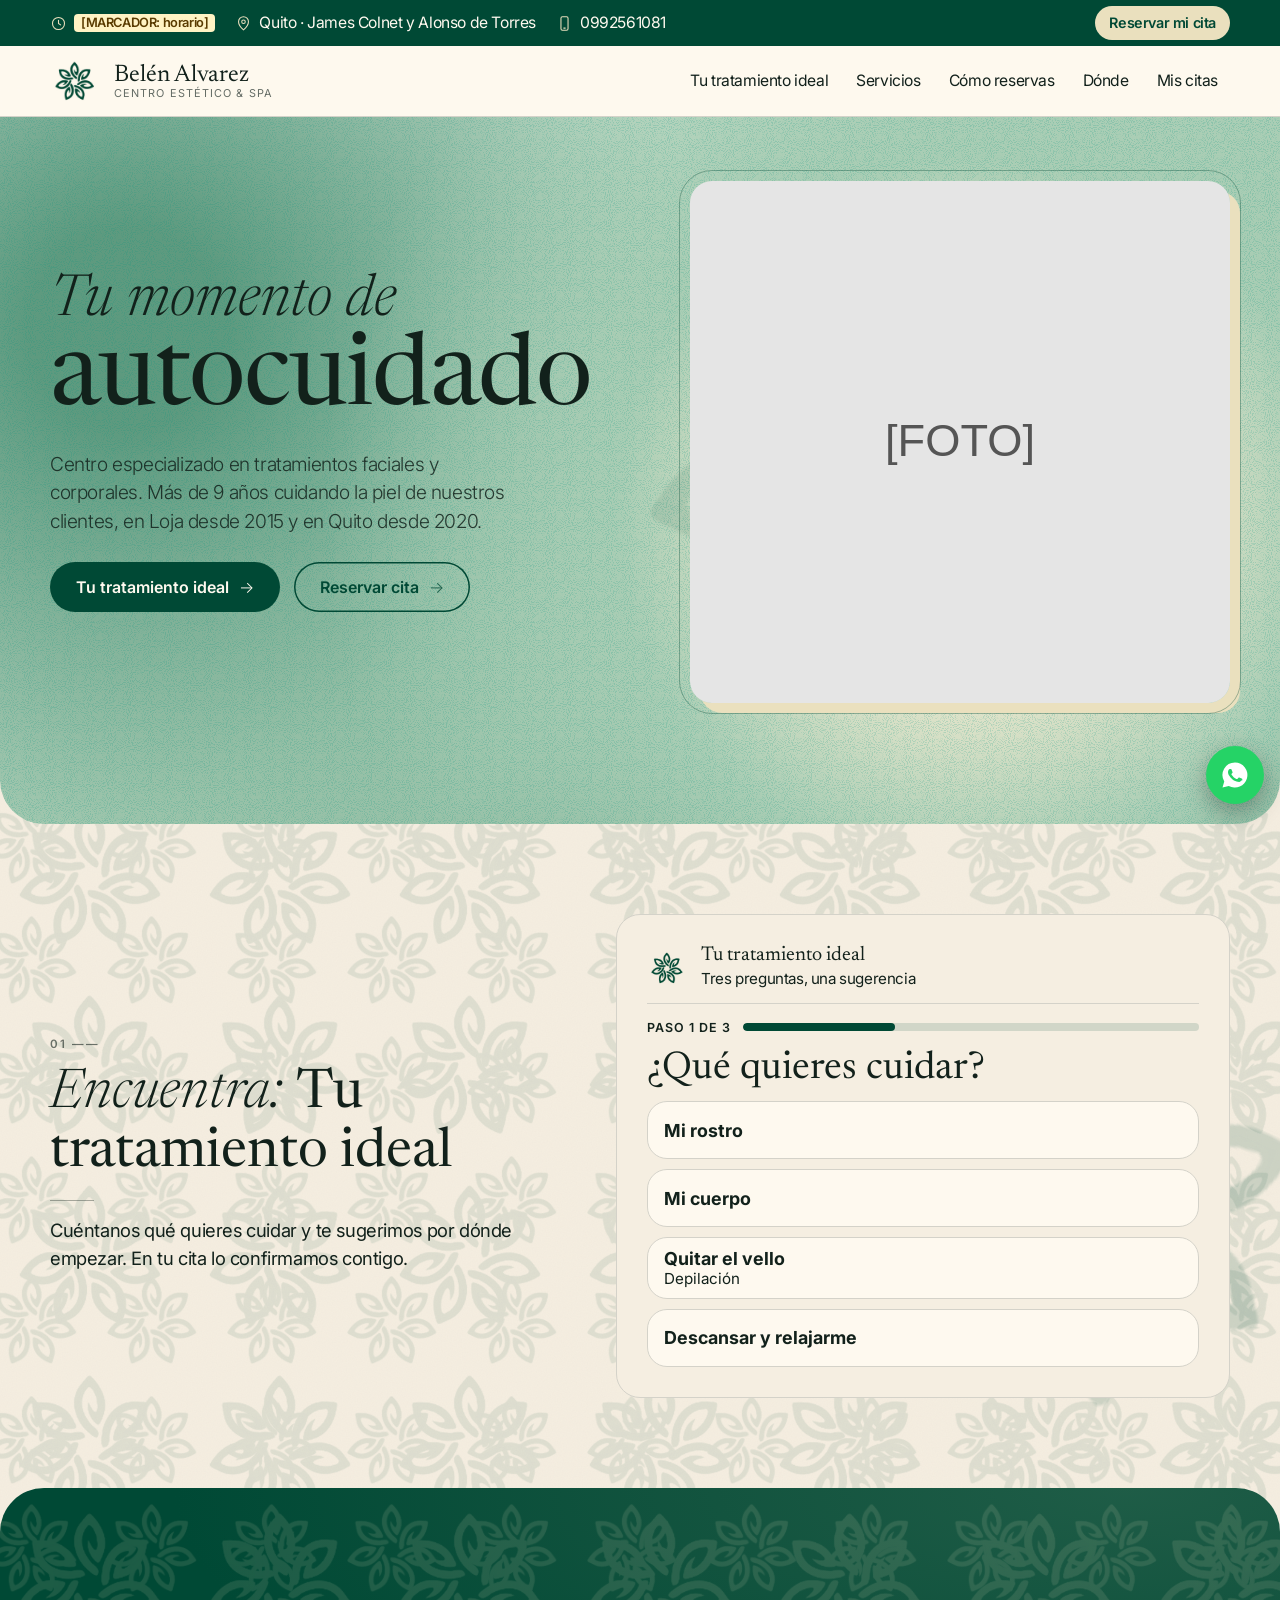
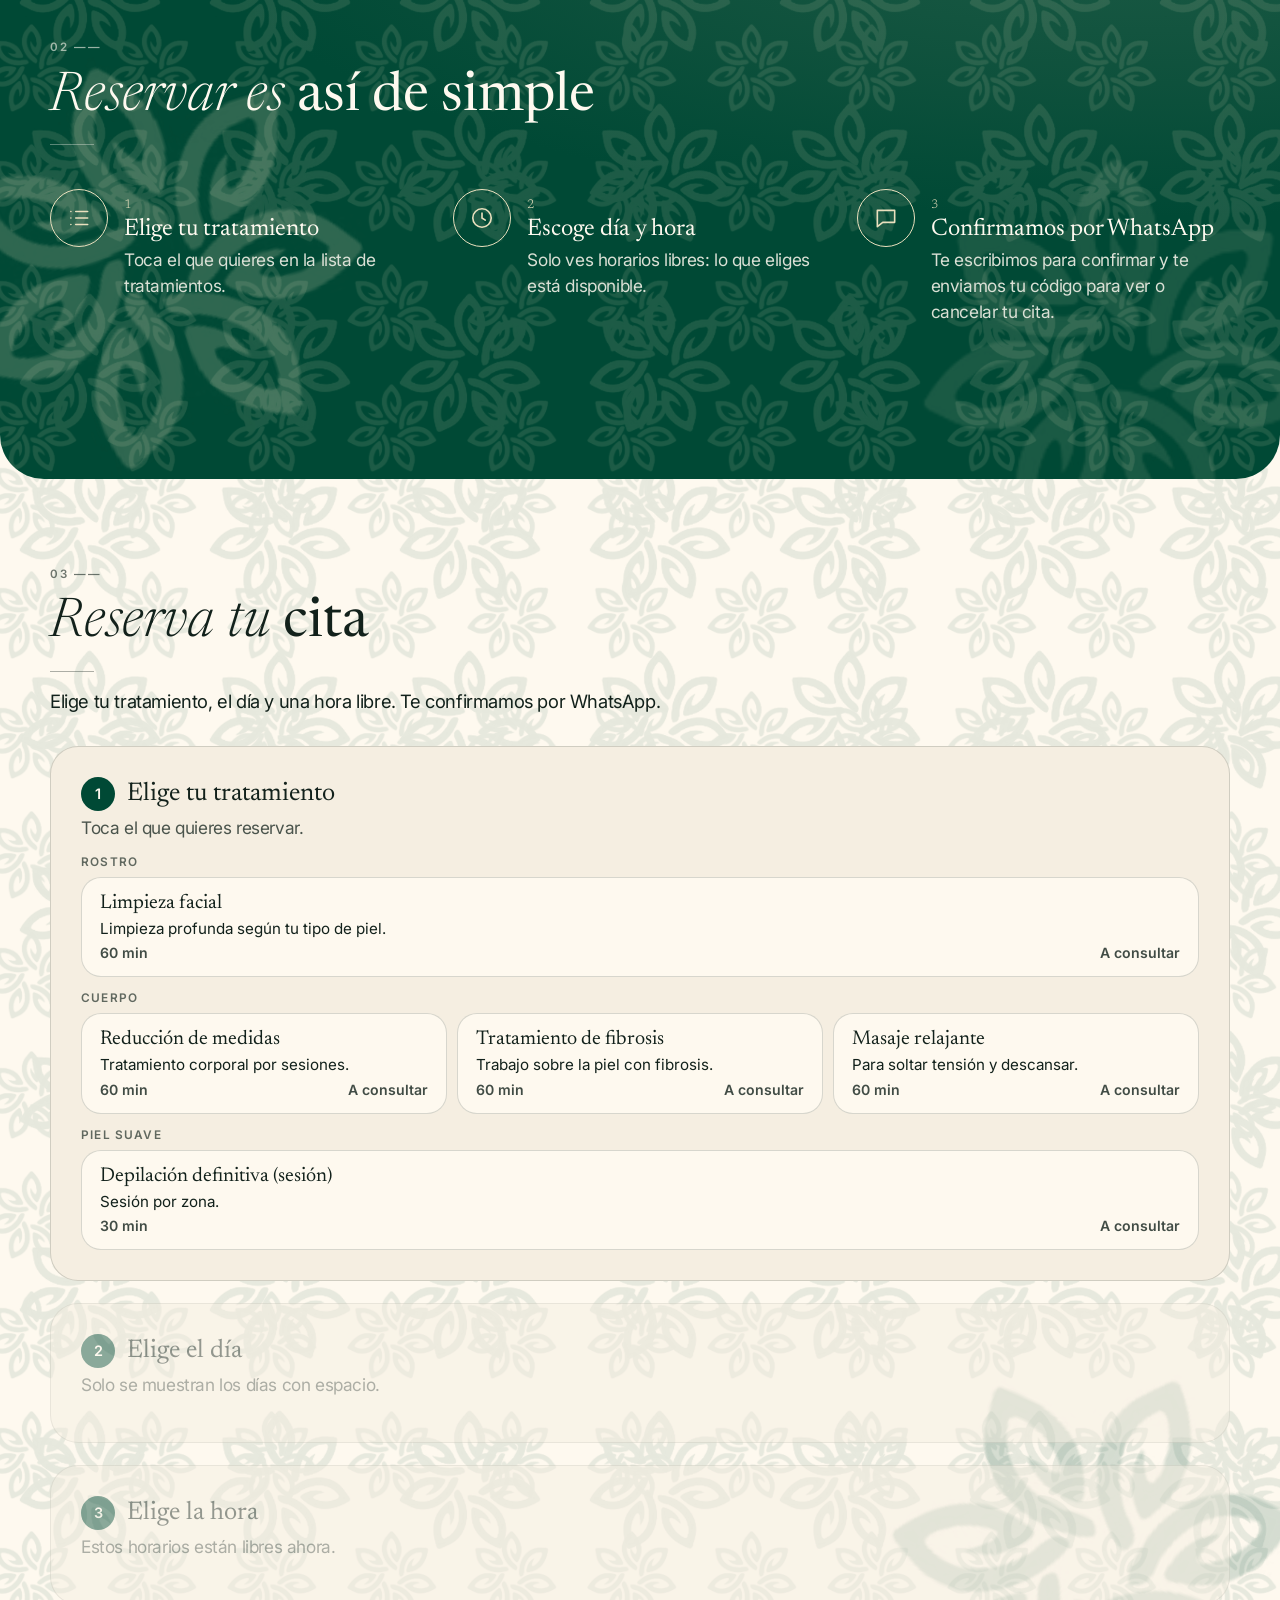
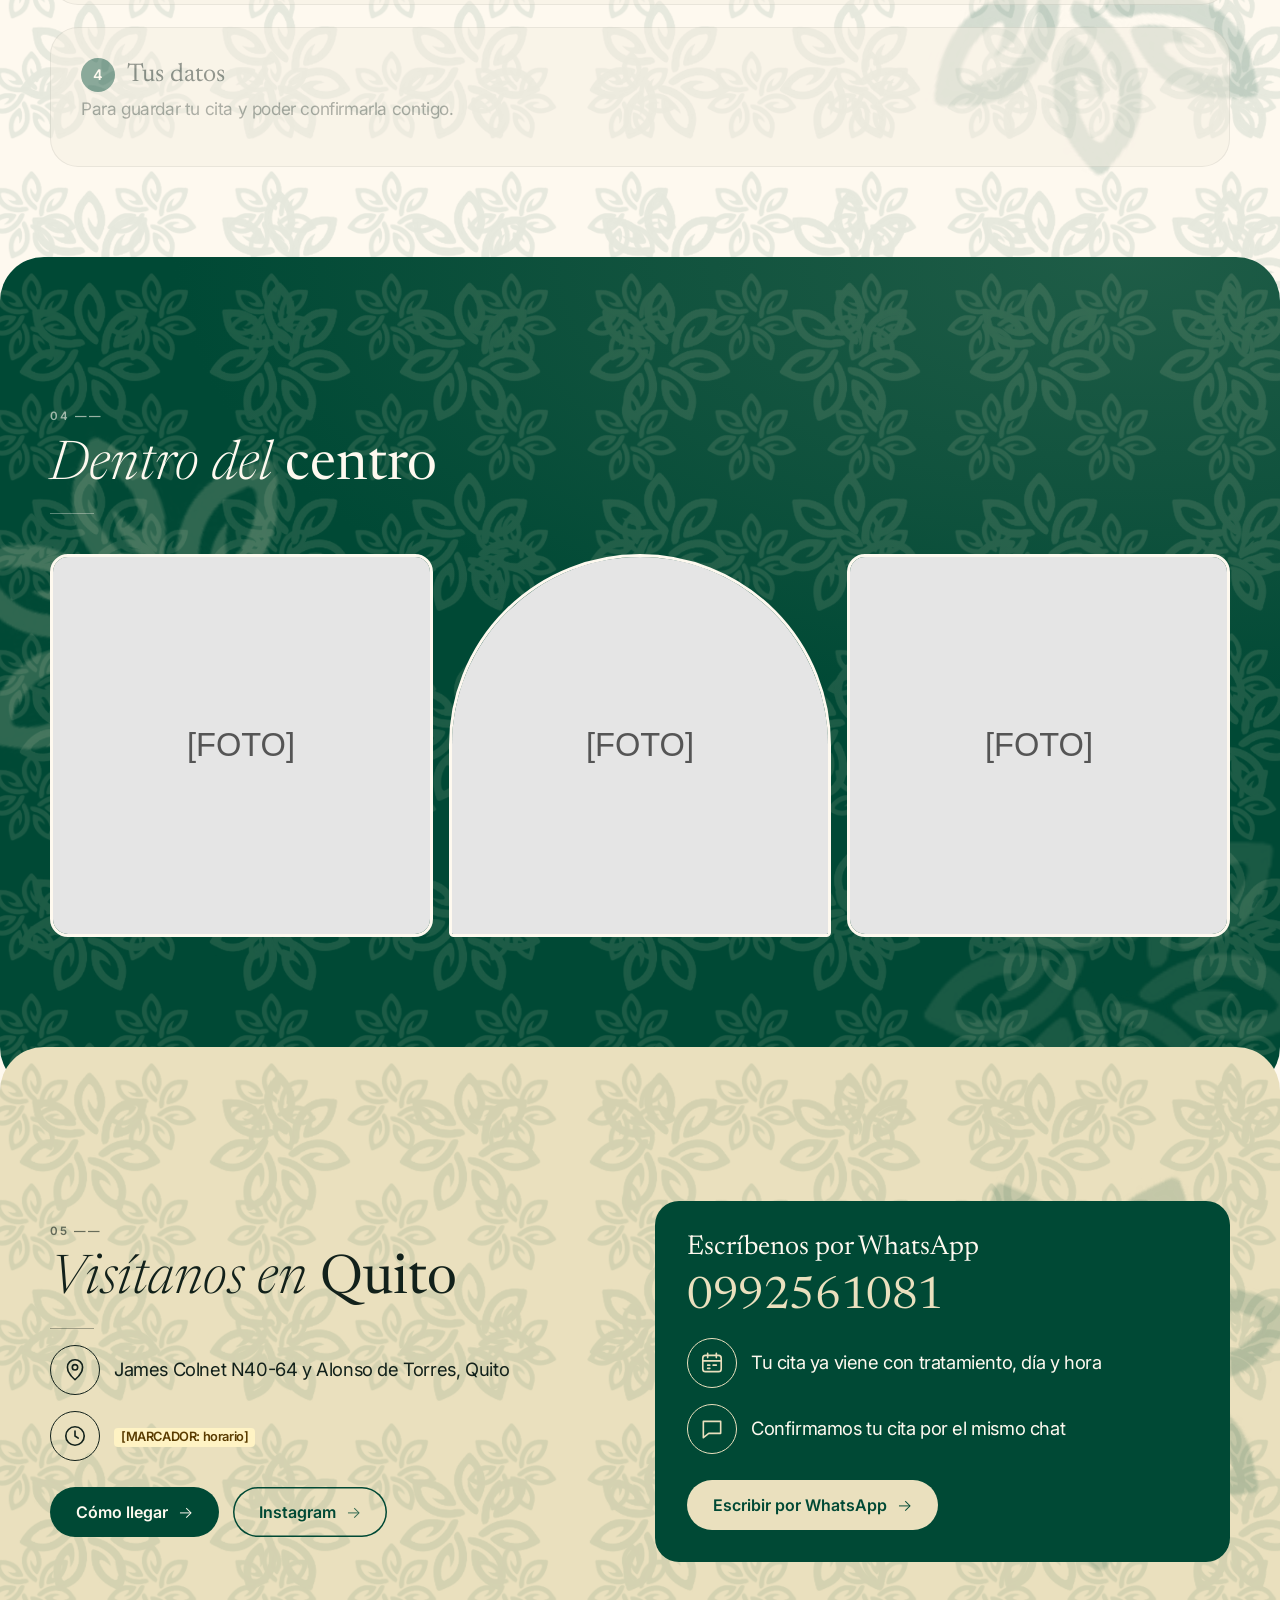
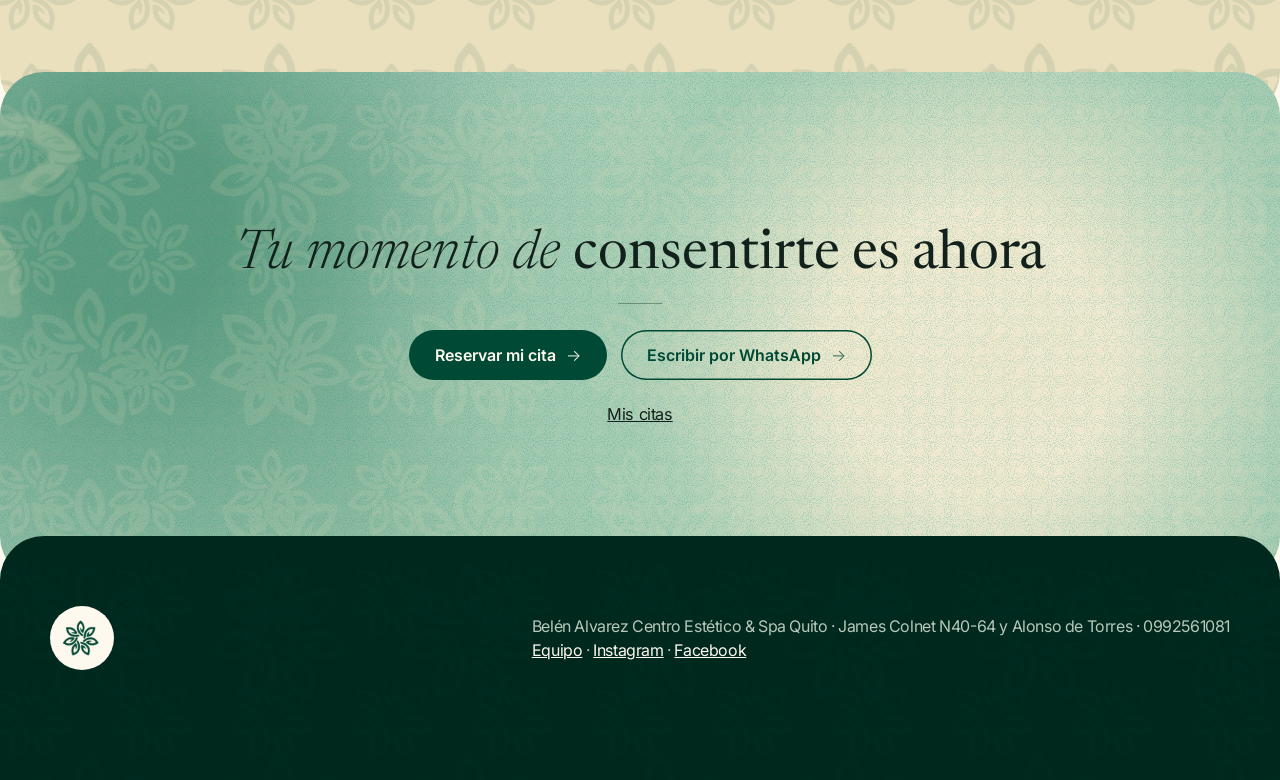
<file: index.html>
<!doctype html>
<html lang="es">
<head>
<meta charset="utf-8">
<meta name="viewport" content="width=device-width, initial-scale=1, viewport-fit=cover">
<meta name="robots" content="noindex, nofollow">
<meta name="theme-color" content="#004935">
<link rel="icon" href="assets/favicon.png">
<link rel="preconnect" href="https://fonts.googleapis.com"><link rel="preconnect" href="https://fonts.gstatic.com" crossorigin>
<link rel="stylesheet" href="https://fonts.googleapis.com/css2?family=Inter:wght@300;400;600&amp;family=Newsreader:ital,opsz,wght@0,6..72,400;1,6..72,300&amp;display=swap">
<link rel="stylesheet" href="estilos/base.css">
<link rel="stylesheet" href="efectos/base.css">
<link rel="stylesheet" href="efectos/calma.css">
<link rel="stylesheet" href="efectos/toque.css">
<link rel="stylesheet" href="efectos/material.css">
<link rel="stylesheet" href="efectos/transicion.css">
<link rel="stylesheet" href="efectos/boticario.css">
<style>:root { --fx-bg: #FEF9EF; --fx-paper: #F5EEE1; --fx-accent: #EAE0BE; --fx-ink: #12211B; --fx-deep: #004935; --fx-pop: #EAE0BE; --fx-font: "Inter", sans-serif; --fx-font-disp: "Newsreader", serif; --fx-font-txt: "Inter", sans-serif; }</style>

<title>Belén Alvarez Centro Estético &amp; Spa · Quito</title>
<meta name="description" content="Centro estético y spa en Quito: tratamientos faciales y corporales, depilación definitiva y masajes. Reserva tu cita por WhatsApp.">
<meta property="og:title" content="Belén Alvarez Centro Estético &amp; Spa · Quito">
<meta property="og:description" content="Tratamientos faciales y corporales. Más de 9 años cuidando tu piel. Reserva por WhatsApp.">
<meta property="og:image" content="assets/og.jpg">
<meta property="og:image:width" content="1200"><meta property="og:image:height" content="630">
<script type="application/ld+json">
{"@context": "https://schema.org", "@type": "DaySpa", "name": "Belén Alvarez Centro Estético & Spa Quito", "telephone": "+593992561081", "address": {"@type": "PostalAddress", "streetAddress": "James Colnet N40-64 y Alonso de Torres", "addressLocality": "Quito", "addressRegion": "Pichincha", "addressCountry": "EC"}, "sameAs": ["https://www.instagram.com/belen.alvarezspa", "[MARCADOR: facebook]"]}
</script>
<link rel="stylesheet" href="modulos/citas/citas.css">
<style>
/* Hero */
.hero { position: relative; overflow: hidden; }
.hero .wrap { display: grid; gap: 28px; align-items: center; padding-block: clamp(28px, 5vw, 64px) clamp(44px, 6vw, 80px); grid-template-columns: minmax(0, 1.05fr) minmax(0, .95fr); }
.hero h1 { text-transform: uppercase; line-height: .84; }
.hero h1 .fino { display: block; font: 300 clamp(2.4rem, 6.4vw, 4.6rem)/.9 var(--fx-font-disp); }
.hero h1 .grueso { display: block; font: 900 clamp(4.2rem, 13vw, 9.6rem)/.84 var(--fx-font-disp); letter-spacing: .005em; }
.hero .lead { margin-top: 20px; max-width: 40ch; font-size: 1.2rem; color: var(--fx-soft); }
.hero-media { position: relative; justify-self: end; width: min(100%, 540px); }
.hero-foto { aspect-ratio: 572 / 553; border-radius: 22px; overflow: hidden; box-shadow: 10px 10px 0 var(--fx-accent); }
.hero-foto img { width: 100%; height: 100%; object-fit: cover; }
.hero .sello { position: absolute; left: -34px; bottom: -26px; z-index: 2; }
@media (max-width: 860px) {
  .hero .wrap { grid-template-columns: 1fr; }
  .hero-media { order: -1; justify-self: stretch; width: 100%; }
  .hero-foto { aspect-ratio: 4 / 3.6; }
  .hero .sello { left: auto; right: 10px; bottom: -22px; width: 108px; height: 108px; font-size: .98rem; }
}

/* Diagnóstico */
.diag .wrap { display: grid; gap: clamp(28px, 5vw, 64px); grid-template-columns: minmax(0, .9fr) minmax(0, 1.1fr); align-items: center; }
@media (max-width: 860px) { .diag .wrap { grid-template-columns: 1fr; } }
.caja { background: var(--fx-paper); border: 3px solid var(--fx-deep); border-radius: 20px; box-shadow: 8px 8px 0 var(--fx-deep); padding: clamp(20px, 3vw, 30px); min-height: 440px; display: flex; flex-direction: column; gap: 16px; }
.caja-cab { display: flex; align-items: center; gap: 12px; padding-bottom: 12px; border-bottom: 2px dashed color-mix(in srgb, var(--fx-deep) 30%, transparent); }
.caja-cab img { width: 42px; height: 42px; border-radius: 50%; }
.caja-cab b { display: block; font: 900 1.3rem/1 var(--fx-font-disp); text-transform: uppercase; }
.caja-cab small { font-size: .95rem; }
.prog { display: flex; align-items: center; gap: 12px; font: 700 .95rem var(--fx-font-txt); }
.prog .pista { flex: 1; height: 8px; border-radius: 99px; background: color-mix(in srgb, var(--fx-deep) 15%, transparent); overflow: hidden; }
.prog .pista div { height: 100%; background: var(--fx-accent); border-radius: 99px; transition: width .35s var(--fx-ease); }
.caja h3 { font: 900 clamp(1.8rem, 4vw, 2.4rem)/.95 var(--fx-font-disp); text-transform: uppercase; }
.ops { display: grid; gap: 10px; }
.op { display: flex; align-items: center; gap: 12px; min-height: 58px; padding: 10px 16px; text-align: left; background: #fff; border: 2px solid var(--fx-deep); border-radius: 12px; font: 700 1.12rem/1.2 var(--fx-font-txt); color: var(--fx-ink); cursor: pointer; transition: transform .2s var(--fx-ease), box-shadow .2s; box-shadow: 3px 3px 0 var(--fx-deep); }
.op:active { transform: translate(3px, 3px); box-shadow: none; }
.op small { display: block; font-weight: 400; font-size: .95rem; }
.enlace { align-self: flex-start; min-height: 44px; border: 0; background: none; font: 700 1.05rem var(--fx-font-txt); color: var(--fx-ink); cursor: pointer; padding: 0; text-decoration: underline; text-underline-offset: 3px; }
.reco { background: var(--fx-deep); color: var(--fx-bg); border-radius: 14px; padding: 18px; }
.reco small { color: var(--fx-pop); font: 700 .95rem var(--fx-font-txt); }
.reco b { display: block; font: 900 clamp(2.1rem, 5vw, 2.8rem)/.9 var(--fx-font-disp); text-transform: uppercase; margin: 6px 0; }
.reco p { color: var(--fx-soft); }
.reco .precio { font: 900 1.8rem/1 var(--fx-font-disp); color: var(--fx-pop); margin-top: 10px; }

/* Cómo pides */
.pasos { display: grid; gap: 30px; grid-template-columns: repeat(auto-fit, minmax(min(100%, 250px), 1fr)); margin-top: 44px; }
.paso { display: flex; gap: 16px; align-items: flex-start; }
.paso .ico { color: var(--fx-pop); }
.paso b { font: 300 1.1rem var(--fx-font-disp); color: var(--fx-pop); }
.paso h3 { font: 800 1.6rem/1 var(--fx-font-disp); text-transform: uppercase; margin: 2px 0 6px; }
.paso p { color: var(--fx-soft); }

/* Galería */
.galeria { display: grid; gap: 16px; grid-template-columns: repeat(auto-fit, minmax(min(100%, 300px), 1fr)); margin-top: 40px; }
.galeria figure { margin: 0; border-radius: 18px; border: 3px solid var(--fx-bg); aspect-ratio: 1 / 1; }
.galeria img { width: 100%; height: 100%; object-fit: cover; }
.galeria figure:nth-child(2) { transform: rotate(1.5deg); } .galeria figure:nth-child(3) { transform: rotate(-1.5deg); }

/* Qué cambia */
.cambia { display: grid; gap: 22px; grid-template-columns: repeat(auto-fit, minmax(min(100%, 320px), 1fr)); margin-top: 40px; }
.chat { border-radius: 20px; padding: 18px; background: var(--fx-chat); border: 3px solid var(--fx-deep); }
.chat h3 { font: 800 1.4rem/1 var(--fx-font-disp); text-transform: uppercase; margin-bottom: 12px; display: flex; gap: 10px; align-items: center; }
.burbuja { max-width: 88%; padding: 9px 12px; border-radius: 12px; margin: 8px 0; font: 400 1.02rem/1.35 var(--fx-font-txt); background: #fff; white-space: pre-line; }
.burbuja.yo { margin-left: auto; background: #d9fdd3; }
.chat.despues { background: var(--fx-deep); }
.chat.despues h3 { color: var(--fx-bg); }

/* Dónde */
.donde { display: grid; gap: 30px; grid-template-columns: minmax(0, 1fr) minmax(0, 1fr); align-items: center; }
@media (max-width: 860px) { .donde { grid-template-columns: 1fr; } }
.dato { display: flex; gap: 14px; align-items: center; margin-top: 16px; font-size: 1.15rem; }
.dato .ico { width: 50px; height: 50px; }

/* Cierre */
.cierre { overflow: hidden; text-align: center; }
.cierre .contorno { position: absolute; left: 50%; top: 50%; transform: translate(-50%, -50%); white-space: nowrap; }
.cierre .wrap { position: relative; }
.cierre .acciones { justify-content: center; }
.demo-links { display: flex; flex-wrap: wrap; gap: 8px 18px; justify-content: center; margin-top: 22px; font-size: 1.02rem; }
</style>
</head>
<body data-pagina="Landing con citas (Pro)" data-secciones='["Inicio", "Tu tratamiento ideal", "Cómo reservas", "Reserva tu cita", "Galería", "Qué cambia", "Dónde estamos", "Cierre"]'>
<svg width="0" height="0" style="position:absolute" aria-hidden="true"><defs>
  <symbol id="i-reloj" viewBox="0 0 24 24"><circle cx="12" cy="12" r="8.5"/><path d="M12 7.5V12l3 2"/></symbol>
  <symbol id="i-pin" viewBox="0 0 24 24"><path d="M12 21s7-6 7-11.5a7 7 0 0 0-14 0C5 15 12 21 12 21z"/><circle cx="12" cy="9.5" r="2.5"/></symbol>
  <symbol id="i-tel" viewBox="0 0 24 24"><rect x="7" y="2.5" width="10" height="19" rx="2"/><path d="M11 18.5h2"/></symbol>
  <symbol id="i-burger" viewBox="0 0 24 24"><path d="M4 10a8 5 0 0 1 16 0z"/><path d="M3.5 13.5h17M4 17h16a0 0 0 0 1 0 0 3 3 0 0 1-3 3H7a3 3 0 0 1-3-3z"/><path d="M9 7h.01M13 6.5h.01M15.5 8h.01"/></symbol>
  <symbol id="i-bolsa" viewBox="0 0 24 24"><path d="M5 8h14l-1 12H6z"/><path d="M9 8V6a3 3 0 0 1 6 0v2"/></symbol>
  <symbol id="i-moto" viewBox="0 0 24 24"><circle cx="6" cy="17" r="3"/><circle cx="18" cy="17" r="3"/><path d="M9 17h5l2-6h-4M16 11l2 6M12 11 10 7H7"/></symbol>
  <symbol id="i-envio" viewBox="0 0 24 24"><path d="M21 4 3 11l7 3 3 7z"/><path d="m10 14 4-4"/></symbol>
  <symbol id="i-chat" viewBox="0 0 24 24"><path d="M4 5h16v11H9l-5 4z"/></symbol>
  <symbol id="i-web" viewBox="0 0 24 24"><rect x="3.5" y="4.5" width="17" height="15" rx="1.5"/><path d="M3.5 9h17M7 6.8h.01M9.5 6.8h.01"/></symbol>
  <symbol id="i-ok" viewBox="0 0 24 24"><path d="m5 12 4.5 4.5L19 7"/></symbol>
  <symbol id="i-pago" viewBox="0 0 24 24"><rect x="3" y="6" width="18" height="12" rx="1.5"/><path d="M3 10h18M7 14h3"/></symbol>
  <symbol id="i-llave" viewBox="0 0 24 24"><rect x="5" y="10.5" width="14" height="10" rx="1.5"/><path d="M8 10.5V7.5a4 4 0 0 1 8 0v3"/></symbol>
  <symbol id="i-foto" viewBox="0 0 24 24"><path d="M4 8h3l2-2.5h6L17 8h3v11H4z"/><circle cx="12" cy="13" r="3.5"/></symbol>
  <symbol id="i-lista" viewBox="0 0 24 24"><path d="M9 6h11M9 12h11M9 18h11M4.5 6h.01M4.5 12h.01M4.5 18h.01"/></symbol>
  <symbol id="i-copa" viewBox="0 0 24 24"><path d="M8 4h8v5a4 4 0 0 1-8 0zM8 6H5a3 3 0 0 0 3 4M16 6h3a3 3 0 0 1-3 4M12 13v4M8.5 20h7"/></symbol>
  <symbol id="i-qr" viewBox="0 0 24 24"><rect x="3.5" y="3.5" width="6" height="6" rx="1"/><rect x="14.5" y="3.5" width="6" height="6" rx="1"/><rect x="3.5" y="14.5" width="6" height="6" rx="1"/><path d="M14.5 14.5h2v2h-2zM18.5 14.5h2M14.5 18.5h2M18.5 18.5v2"/></symbol>
  <symbol id="i-estrella" viewBox="0 0 24 24"><path d="m12 3.5 2.6 5.3 5.9.9-4.3 4.1 1 5.8L12 16.8 6.8 19.6l1-5.8-4.3-4.1 5.9-.9z"/></symbol>
  <symbol id="i-tarjeta" viewBox="0 0 24 24"><rect x="3" y="5.5" width="18" height="13" rx="2.5"/><path d="M3 10h18M7 15h4"/></symbol>
  <symbol id="i-caja" viewBox="0 0 24 24"><path d="M6 3.5h12v5H6zM4 8.5h16l-1.5 11h-13z"/><path d="M9 13h6"/></symbol>
  <symbol id="i-equipo" viewBox="0 0 24 24"><circle cx="9" cy="8.5" r="3"/><circle cx="17" cy="9.5" r="2.3"/><path d="M3.5 19c.5-3.5 2.7-5.5 5.5-5.5s5 2 5.5 5.5M15 14.2c2.6-.4 4.7 1 5.5 4.3"/></symbol>
  <symbol id="i-juego" viewBox="0 0 24 24"><path d="M8 4h8v5a4 4 0 0 1-8 0zM8 6H5a3 3 0 0 0 3 4M16 6h3a3 3 0 0 1-3 4M12 13v4M8.5 20h7"/></symbol>
  <symbol id="i-agenda" viewBox="0 0 24 24"><rect x="3.5" y="5" width="17" height="15" rx="2.5"/><path d="M3.5 10h17M8 3v4M16 3v4M8 14h2M13 14h3M8 17h2"/></symbol>
  <symbol id="i-panel" viewBox="0 0 24 24"><rect x="3.5" y="3.5" width="7" height="7" rx="1.5"/><rect x="13.5" y="3.5" width="7" height="7" rx="1.5"/><rect x="3.5" y="13.5" width="7" height="7" rx="1.5"/><rect x="13.5" y="13.5" width="7" height="7" rx="1.5"/></symbol>
</defs></svg>


<div class="barra"><div class="wrap">
  <div class="datos">
    <span class="ocultable"><svg><use href="#i-reloj"/></svg> <span class="pend">[MARCADOR: horario]</span></span>
    <span><svg><use href="#i-pin"/></svg>Quito · James Colnet y Alonso de Torres</span>
    <span class="ocultable"><svg><use href="#i-tel"/></svg>0992561081</span>
  </div>
  <a href="#reservar">Reservar mi cita</a>
</div></div>

<header class="cabecera"><div class="wrap">
  <a class="marca" href="#inicio"><img src="assets/logo.webp" alt="" width="52" height="52"><span><b>Belén Alvarez</b><small>Centro estético &amp; spa</small></span></a>
  <nav aria-label="Principal"><a href="#diagnostico">Tu tratamiento ideal</a><a href="#reservar">Servicios</a><a href="#como">Cómo reservas</a><a href="#donde">Dónde</a><a href="mis-citas.html">Mis citas</a></nav>
</div></header>

<main>
<section class="hero oscuro" id="inicio"><div class="wrap">
  <div>
    <h1><span class="fino fx-entra fx-d1">Tu momento de</span><span class="grueso fx-golpe">autocuidado</span></h1>
    <p class="lead fx-entra fx-d3">Centro especializado en tratamientos faciales y corporales. Más de 9 años cuidando la piel de nuestros clientes, en Loja desde 2015 y en Quito desde 2020.</p>
    <div class="acciones fx-entra fx-d4">
      <a class="btn" href="#diagnostico">Tu tratamiento ideal</a>
      <a class="btn btn-linea" href="#reservar">Reservar cita</a>
    </div>
  </div>
  <div class="hero-media fx-entra fx-d2">
    <div class="hero-foto"><img src="assets/marcador.svg" alt="[MARCADOR: foto de cabina o tratamiento]" width="572" height="553" fetchpriority="high"></div>
    
  </div>
</div></section>



<section class="sec papel diag" id="diagnostico"><div class="wrap">
  <div data-reveal>
    <h2 class="doble"><span>Encuentra:</span>Tu tratamiento ideal</h2>
    <p class="intro">Cuéntanos qué quieres cuidar y te sugerimos por dónde empezar. En tu cita lo confirmamos contigo.</p>
  </div>
  <div class="caja" id="caja-diag" aria-live="polite"></div>
</div></section>

<section class="sec oscuro" id="como"><div class="wrap">
  <h2 class="doble" data-reveal><span>Reservar es</span>así de simple</h2>
  <div class="pasos" data-stagger>
    <div class="paso"><span class="ico"><svg><use href="#i-lista"/></svg></span><div><b>1</b><h3>Elige tu tratamiento</h3><p>Toca el que quieres en la lista de tratamientos.</p></div></div>
    <div class="paso"><span class="ico"><svg><use href="#i-reloj"/></svg></span><div><b>2</b><h3>Escoge día y hora</h3><p>Solo ves horarios libres: lo que eliges está disponible.</p></div></div>
    <div class="paso"><span class="ico"><svg><use href="#i-chat"/></svg></span><div><b>3</b><h3>Confirmamos por WhatsApp</h3><p>Te escribimos para confirmar y te enviamos tu código para ver o cancelar tu cita.</p></div></div>
    
  </div>
</div></section>

<section class="sec" id="reservar"><div class="wrap">
  <h2 class="doble" data-reveal><span>Reserva tu</span>cita</h2>
  <p class="intro" data-reveal>Elige tu tratamiento, el día y una hora libre. Te confirmamos por WhatsApp.</p>
  <div id="reserva"></div>
</div></section>

<section class="sec oscuro" id="galeria"><div class="wrap">
  <h2 class="doble" data-reveal><span>Dentro del</span>centro</h2>
  <div class="galeria" data-stagger>
    <figure class="fx-zoom"><img src="assets/marcador.svg" alt="[MARCADOR: foto cabina]" width="458" height="464" loading="lazy"></figure>
    <figure class="fx-zoom"><img src="assets/marcador.svg" alt="[MARCADOR: foto tratamiento]" width="571" height="453" loading="lazy"></figure>
    <figure class="fx-zoom"><img src="assets/marcador.svg" alt="[MARCADOR: foto equipo]" width="563" height="694" loading="lazy"></figure>
    
  </div>
</div></section>



<section class="sec arena" id="donde"><div class="wrap donde">
  <div data-reveal>
    <h2 class="doble"><span>Visítanos en</span>Quito</h2>
    <div class="dato"><span class="ico"><svg><use href="#i-pin"/></svg></span><span>James Colnet N40-64 y Alonso de Torres, Quito</span></div>
    <div class="dato"><span class="ico"><svg><use href="#i-reloj"/></svg></span><span> <span class="pend">[MARCADOR: horario]</span></span></div>
    <div class="acciones">
      <a class="btn" href="https://www.google.com/maps/search/?api=1&amp;query=Belén Alvarez Centro Estético &amp; Spa James Colnet N40-64 Quito" target="_blank" rel="noopener">Cómo llegar</a>
      <a class="btn btn-linea" id="ig" target="_blank" rel="noopener">Instagram</a>
    </div>
  </div>
  <div class="oscuro" style="border-radius:20px;padding:clamp(22px,3vw,32px);box-shadow:8px 8px 0 var(--fx-deep);border:3px solid var(--fx-deep)" data-reveal>
    <h3 style="font:900 2rem/.95 var(--fx-font-disp);text-transform:uppercase">Escríbenos por WhatsApp</h3>
    <p style="font:900 clamp(2.4rem,7vw,3.4rem)/1 var(--fx-font-disp);color:var(--fx-pop);margin:10px 0 6px">0992561081</p>
    <div class="dato"><span class="ico" style="color:var(--fx-pop)"><svg><use href="#i-agenda"/></svg></span><span>Tu cita ya viene con tratamiento, día y hora</span></div>
    <div class="dato"><span class="ico" style="color:var(--fx-pop)"><svg><use href="#i-chat"/></svg></span><span>Confirmamos tu cita por el mismo chat </span></div>
    <div class="acciones"><a class="btn" data-wa="Hola, quiero reservar una cita">Escribir por WhatsApp</a></div>
  </div>
</div></section>

<section class="sec oscuro cierre"><div class="wrap">
  <h2 class="doble" data-reveal><span>Tu momento de</span>consentirte es ahora</h2>
  <div class="acciones"><a class="btn" href="#reservar">Reservar mi cita</a><a class="btn btn-linea" data-wa="Hola, quiero información sobre sus tratamientos">Escribir por WhatsApp</a></div>
  
  <div class="demo-links"><a href="mis-citas.html">Mis citas</a></div>
</div></section>
</main>

<footer><div class="wrap">
  <img src="assets/logo.webp" alt="Belén Alvarez Centro Estético &amp; Spa" width="64" height="64" loading="lazy">
  <div>Belén Alvarez Centro Estético &amp; Spa Quito · James Colnet N40-64 y Alonso de Torres · 0992561081<br>
  <a href="personal.html" rel="nofollow">Equipo</a> · <a id="ig2" target="_blank" rel="noopener">Instagram</a> · <a id="fb" target="_blank" rel="noopener">Facebook</a></div>
</div></footer>

<a class="wa-flot" data-wa="Hola, quiero reservar una cita" aria-label="Escribir a Belén Alvarez Centro Estético &amp; Spa por WhatsApp"><svg viewBox="0 0 24 24" aria-hidden="true"><path d="M12 2a10 10 0 0 0-8.6 15.1L2 22l5-1.3A10 10 0 1 0 12 2zm5.3 14.2c-.2.6-1.3 1.2-1.8 1.3-.5 0-1 .2-3.3-.7-2.8-1.1-4.6-4-4.7-4.2-.1-.2-1.1-1.5-1.1-2.9s.7-2 1-2.3c.2-.3.5-.3.7-.3h.5c.2 0 .4 0 .6.5l.8 2c.1.2.1.4 0 .5l-.3.5-.4.4c-.1.2-.3.3-.1.6.2.3.8 1.3 1.7 2.1 1.2 1 2.1 1.3 2.4 1.5.3.1.5.1.6-.1l.9-1c.2-.3.4-.2.6-.1l1.9.9c.3.1.5.2.5.3.1.2.1.7-.1 1.3z"/></svg></a>


<script src="config.js"></script>
<script src="menu.js"></script>
<script>window.CITASDATA = {"mock": {"config": {"prefijo": "BA", "capacidad": 2, "paso_min": 30, "anticipacion_min": 60, "max_dias": 60, "max_citas_activas": 3, "sellos_meta": 5}, "horario": [{"dia": 1, "abre": "09:00", "cierra": "18:00"}, {"dia": 2, "abre": "09:00", "cierra": "18:00"}, {"dia": 3, "abre": "09:00", "cierra": "18:00"}, {"dia": 4, "abre": "09:00", "cierra": "18:00"}, {"dia": 5, "abre": "09:00", "cierra": "18:00"}, {"dia": 6, "abre": "09:00", "cierra": "14:00"}], "servicios": [{"nombre": "Limpieza facial", "categoria": "Rostro", "descripcion": "Limpieza profunda según tu tipo de piel.", "duracion_min": 60, "precio": null}, {"nombre": "Reducción de medidas", "categoria": "Cuerpo", "descripcion": "Tratamiento corporal por sesiones.", "duracion_min": 60, "precio": null}, {"nombre": "Tratamiento de fibrosis", "categoria": "Cuerpo", "descripcion": "Trabajo sobre la piel con fibrosis.", "duracion_min": 60, "precio": null}, {"nombre": "Masaje relajante", "categoria": "Cuerpo", "descripcion": "Para soltar tensión y descansar.", "duracion_min": 60, "precio": null}, {"nombre": "Depilación definitiva (sesión)", "categoria": "Piel suave", "descripcion": "Sesión por zona.", "duracion_min": 30, "precio": null}], "ejemplo": {"codigo": "BA-7K3Q9V", "ultimos4": "4567"}}, "textos": {"wa_cita": "Hola Belén, soy {nombre}. Acabo de pedir una cita desde la web: {servicio}, {dia} a las {hora}.", "wa_confirmar": "Hola {nombre} 🌿 Tu cita de {servicio} está confirmada para el {dia} a las {hora}. Tu código para ver o cancelar tus citas es {codigo}: {url}"}, "produccion": true};</script>
<script src="modulos/citas/citas-mock.js"></script>
<script src="modulos/citas/citas-api.js"></script>
<script src="modulos/citas/citas-ui.js"></script>
<script src="modulos/citas/citas-landing.js"></script>
<script>
const { esc, plata } = CU;
const ITEMS = new Map(MENU.categorias.flatMap(c => c.items.map(i => [i.id, i])));
const wa = (n, t) => `https://wa.me/${String(n).replace(/\D/g, '')}?text=${encodeURIComponent(t)}`;
document.querySelectorAll('[data-wa]').forEach(a => { a.href = wa(DEMO.waCliente, a.dataset.wa); a.target = '_blank'; a.rel = 'noopener'; a.addEventListener('click', () => CITAS.evento('click_whatsapp', { origen: 'landing' })); });
['ig', 'ig2'].forEach(i => document.getElementById(i).href = DEMO.instagram);
{ const fb = document.getElementById('fb'); if (fb) fb.href = DEMO.facebook; }
Reserva.iniciar('#reserva', { wa: DEMO.waCliente });

/* Diagnóstico: recomienda solo productos reales de la carta. Preguntas y reglas vienen de cliente.json → diag */
const DIAG = {"titulo": "Tu tratamiento ideal", "sub": "Tres preguntas, una sugerencia", "fino": "Encuentra:", "intro": "Cuéntanos qué quieres cuidar y te sugerimos por dónde empezar. En tu cita lo confirmamos contigo.", "hoy": "Te sugerimos empezar por", "preguntas": [{"clave": "zona", "texto": "¿Qué quieres cuidar?", "opciones": [{"valor": "rostro", "texto": "Mi rostro"}, {"valor": "cuerpo", "texto": "Mi cuerpo"}, {"valor": "vello", "texto": "Quitar el vello", "detalle": "Depilación"}, {"valor": "descanso", "texto": "Descansar y relajarme"}]}, {"clave": "foco", "texto": "Si es el cuerpo, ¿qué te interesa más?", "opciones": [{"valor": "medidas", "texto": "Reducir medidas"}, {"valor": "fibrosis", "texto": "Piel con fibrosis"}, {"valor": "otro", "texto": "Otra cosa / no aplica"}]}, {"clave": "primera", "texto": "¿Es tu primera visita?", "opciones": [{"valor": "si", "texto": "Sí, es mi primera vez"}, {"valor": "no", "texto": "Ya nos conozco"}]}], "reglas": [{"si": {"zona": "rostro"}, "id": "limpiezas"}, {"si": {"zona": "vello"}, "id": "depilacion"}, {"si": {"zona": "descanso"}, "id": "masajes"}, {"si": {"zona": "cuerpo", "foco": "medidas"}, "id": "medidas"}, {"si": {"zona": "cuerpo", "foco": "fibrosis"}, "id": "fibrosis"}, {"si": {"zona": "cuerpo"}, "id": "masajes"}], "defecto": "limpiezas", "compartir": {"clave": "primera", "valor": "si", "id": "limpiezas", "texto": "Si es tu primera visita, pregunta también por"}};
const preguntas = DIAG.preguntas.map(q => ({ k: q.clave, t: q.texto, ops: q.opciones.map(o => [o.valor, o.texto, o.detalle || '']) }));
function recomendar(r) {
  for (const g of DIAG.reglas) if (Object.entries(g.si).every(([k, v]) => r[k] === v)) return g.id;
  return DIAG.defecto;
}
const s = { paso: 0, r: {} }, caja = document.getElementById('caja-diag'), N = preguntas.length;
const cab = `<div class="caja-cab"><img src="assets/logo.webp" alt="" width="42" height="42"><div><b>${esc(DIAG.titulo)}</b><small>${esc(DIAG.sub)}</small></div></div>`;
function pintar() {
  if (s.paso < N) {
    const q = preguntas[s.paso];
    caja.innerHTML = `${cab}<div class="prog"><span>Paso ${s.paso + 1} de ${N}</span><div class="pista"><div style="width:${s.paso / N * 100}%"></div></div></div>
      <div class="fx-paso" style="display:flex;flex-direction:column;gap:14px"><h3>${esc(q.t)}</h3>
      <div class="ops">${q.ops.map(([v, t, d]) => `<button type="button" class="op" data-v="${esc(v)}"><span>${esc(t)}${d ? `<small>${esc(d)}</small>` : ''}</span></button>`).join('')}</div>
      ${s.paso ? '<button type="button" class="enlace" id="volver">Volver</button>' : ''}</div>`;
    requestAnimationFrame(() => requestAnimationFrame(() => { caja.querySelector('.pista div').style.width = ((s.paso + 1) / N * 100) + '%'; }));
    caja.querySelectorAll('.op').forEach(b => b.onclick = () => { s.r[q.k] = b.dataset.v; s.paso++; pintar(); });
    const v = document.getElementById('volver'); if (v) v.onclick = () => { s.paso--; pintar(); };
  } else {
    const id = recomendar(s.r), it = ITEMS.get(id), sv = Reserva.buscar(it.nombre);
    const comp = DIAG.compartir && s.r[DIAG.compartir.clave] === DIAG.compartir.valor ? ITEMS.get(DIAG.compartir.id) : null;
    caja.innerHTML = `${cab}<div class="fx-paso" style="display:flex;flex-direction:column;gap:14px">
      <div class="reco"><small>${esc(DIAG.hoy)}</small><b>${esc(it.nombre)}</b>${it.lema ? `<p><strong>${esc(it.lema)}.</strong></p>` : ''}
        <p>${esc((sv && sv.descripcion) || (it.desc && !/^\[/.test(it.desc) ? it.desc : ''))}</p><div class="precio">${sv ? `${sv.duracion_min} min · ${esc(plata(sv.precio))}` : ''}</div></div>
      ${comp ? `<p>${esc(DIAG.compartir.texto)} <strong>${esc(comp.nombre)}</strong>.</p>` : ''}
      <button type="button" class="btn" id="add-reco">Reservar este tratamiento</button>
      <div style="display:flex;gap:18px;flex-wrap:wrap"><a class="enlace" href="#reservar">Ver todos los tratamientos</a><button type="button" class="enlace" id="otra">Probar otra vez</button></div></div>`;
    document.getElementById('add-reco').onclick = () => { if (!Reserva.elegirPorNombre(it.nombre)) document.getElementById('reservar').scrollIntoView({ behavior: 'smooth' }); };
    document.getElementById('otra').onclick = () => { s.paso = 0; s.r = {}; pintar(); };
  }
}
pintar();
</script>
<script src="fx.js"></script>

</body>
</html>
</file>
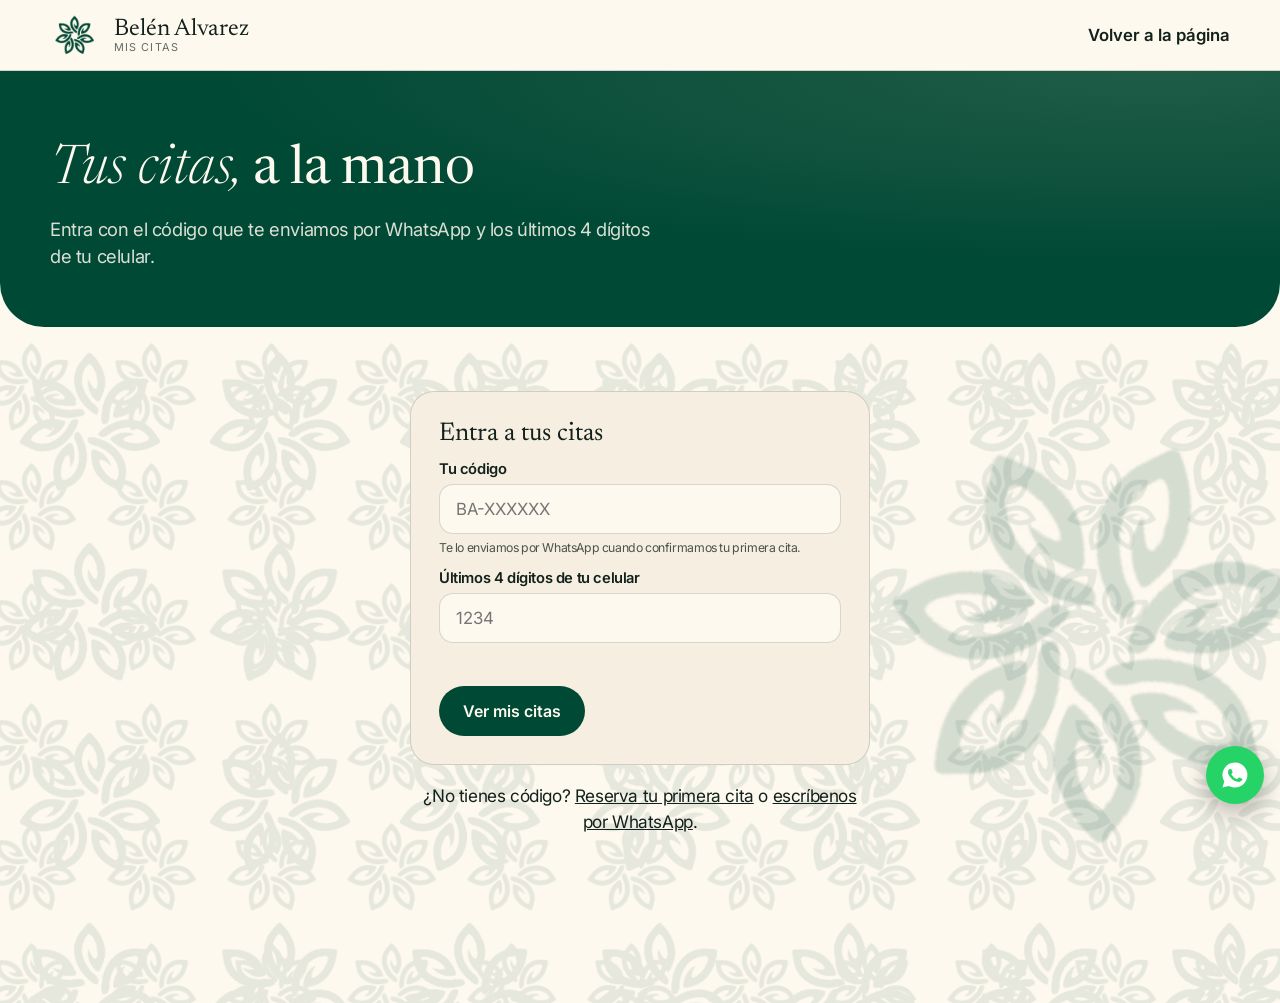
<file: mis-citas.html>
<!doctype html>
<html lang="es">
<head>
<meta charset="utf-8">
<meta name="viewport" content="width=device-width, initial-scale=1, viewport-fit=cover">
<meta name="robots" content="noindex, nofollow">
<meta name="theme-color" content="#004935">
<link rel="icon" href="assets/favicon.png">
<link rel="preconnect" href="https://fonts.googleapis.com"><link rel="preconnect" href="https://fonts.gstatic.com" crossorigin>
<link rel="stylesheet" href="https://fonts.googleapis.com/css2?family=Inter:wght@300;400;600&amp;family=Newsreader:ital,opsz,wght@0,6..72,400;1,6..72,300&amp;display=swap">
<link rel="stylesheet" href="estilos/base.css">
<link rel="stylesheet" href="efectos/base.css">
<link rel="stylesheet" href="efectos/calma.css">
<link rel="stylesheet" href="efectos/toque.css">
<link rel="stylesheet" href="efectos/material.css">
<link rel="stylesheet" href="efectos/transicion.css">
<link rel="stylesheet" href="efectos/boticario.css">
<style>:root { --fx-bg: #FEF9EF; --fx-paper: #F5EEE1; --fx-accent: #EAE0BE; --fx-ink: #12211B; --fx-deep: #004935; --fx-pop: #EAE0BE; --fx-font: "Inter", sans-serif; --fx-font-disp: "Newsreader", serif; --fx-font-txt: "Inter", sans-serif; }</style>

<title>Mis citas · Belén Alvarez</title>
<meta name="description" content="Mira y cancela tus citas.">
<link rel="stylesheet" href="estilos/paneles.css">
<link rel="stylesheet" href="modulos/citas/citas.css">
</head>
<body data-pagina="Mis citas (Pro)" data-secciones='["Entrada", "Tus citas"]'>
<svg width="0" height="0" style="position:absolute" aria-hidden="true"><defs>
  <symbol id="i-reloj" viewBox="0 0 24 24"><circle cx="12" cy="12" r="8.5"/><path d="M12 7.5V12l3 2"/></symbol>
  <symbol id="i-pin" viewBox="0 0 24 24"><path d="M12 21s7-6 7-11.5a7 7 0 0 0-14 0C5 15 12 21 12 21z"/><circle cx="12" cy="9.5" r="2.5"/></symbol>
  <symbol id="i-tel" viewBox="0 0 24 24"><rect x="7" y="2.5" width="10" height="19" rx="2"/><path d="M11 18.5h2"/></symbol>
  <symbol id="i-burger" viewBox="0 0 24 24"><path d="M4 10a8 5 0 0 1 16 0z"/><path d="M3.5 13.5h17M4 17h16a0 0 0 0 1 0 0 3 3 0 0 1-3 3H7a3 3 0 0 1-3-3z"/><path d="M9 7h.01M13 6.5h.01M15.5 8h.01"/></symbol>
  <symbol id="i-bolsa" viewBox="0 0 24 24"><path d="M5 8h14l-1 12H6z"/><path d="M9 8V6a3 3 0 0 1 6 0v2"/></symbol>
  <symbol id="i-moto" viewBox="0 0 24 24"><circle cx="6" cy="17" r="3"/><circle cx="18" cy="17" r="3"/><path d="M9 17h5l2-6h-4M16 11l2 6M12 11 10 7H7"/></symbol>
  <symbol id="i-envio" viewBox="0 0 24 24"><path d="M21 4 3 11l7 3 3 7z"/><path d="m10 14 4-4"/></symbol>
  <symbol id="i-chat" viewBox="0 0 24 24"><path d="M4 5h16v11H9l-5 4z"/></symbol>
  <symbol id="i-web" viewBox="0 0 24 24"><rect x="3.5" y="4.5" width="17" height="15" rx="1.5"/><path d="M3.5 9h17M7 6.8h.01M9.5 6.8h.01"/></symbol>
  <symbol id="i-ok" viewBox="0 0 24 24"><path d="m5 12 4.5 4.5L19 7"/></symbol>
  <symbol id="i-pago" viewBox="0 0 24 24"><rect x="3" y="6" width="18" height="12" rx="1.5"/><path d="M3 10h18M7 14h3"/></symbol>
  <symbol id="i-llave" viewBox="0 0 24 24"><rect x="5" y="10.5" width="14" height="10" rx="1.5"/><path d="M8 10.5V7.5a4 4 0 0 1 8 0v3"/></symbol>
  <symbol id="i-foto" viewBox="0 0 24 24"><path d="M4 8h3l2-2.5h6L17 8h3v11H4z"/><circle cx="12" cy="13" r="3.5"/></symbol>
  <symbol id="i-lista" viewBox="0 0 24 24"><path d="M9 6h11M9 12h11M9 18h11M4.5 6h.01M4.5 12h.01M4.5 18h.01"/></symbol>
  <symbol id="i-copa" viewBox="0 0 24 24"><path d="M8 4h8v5a4 4 0 0 1-8 0zM8 6H5a3 3 0 0 0 3 4M16 6h3a3 3 0 0 1-3 4M12 13v4M8.5 20h7"/></symbol>
  <symbol id="i-qr" viewBox="0 0 24 24"><rect x="3.5" y="3.5" width="6" height="6" rx="1"/><rect x="14.5" y="3.5" width="6" height="6" rx="1"/><rect x="3.5" y="14.5" width="6" height="6" rx="1"/><path d="M14.5 14.5h2v2h-2zM18.5 14.5h2M14.5 18.5h2M18.5 18.5v2"/></symbol>
  <symbol id="i-estrella" viewBox="0 0 24 24"><path d="m12 3.5 2.6 5.3 5.9.9-4.3 4.1 1 5.8L12 16.8 6.8 19.6l1-5.8-4.3-4.1 5.9-.9z"/></symbol>
  <symbol id="i-tarjeta" viewBox="0 0 24 24"><rect x="3" y="5.5" width="18" height="13" rx="2.5"/><path d="M3 10h18M7 15h4"/></symbol>
  <symbol id="i-caja" viewBox="0 0 24 24"><path d="M6 3.5h12v5H6zM4 8.5h16l-1.5 11h-13z"/><path d="M9 13h6"/></symbol>
  <symbol id="i-equipo" viewBox="0 0 24 24"><circle cx="9" cy="8.5" r="3"/><circle cx="17" cy="9.5" r="2.3"/><path d="M3.5 19c.5-3.5 2.7-5.5 5.5-5.5s5 2 5.5 5.5M15 14.2c2.6-.4 4.7 1 5.5 4.3"/></symbol>
  <symbol id="i-juego" viewBox="0 0 24 24"><path d="M8 4h8v5a4 4 0 0 1-8 0zM8 6H5a3 3 0 0 0 3 4M16 6h3a3 3 0 0 1-3 4M12 13v4M8.5 20h7"/></symbol>
  <symbol id="i-agenda" viewBox="0 0 24 24"><rect x="3.5" y="5" width="17" height="15" rx="2.5"/><path d="M3.5 10h17M8 3v4M16 3v4M8 14h2M13 14h3M8 17h2"/></symbol>
  <symbol id="i-panel" viewBox="0 0 24 24"><rect x="3.5" y="3.5" width="7" height="7" rx="1.5"/><rect x="13.5" y="3.5" width="7" height="7" rx="1.5"/><rect x="3.5" y="13.5" width="7" height="7" rx="1.5"/><rect x="13.5" y="13.5" width="7" height="7" rx="1.5"/></symbol>
</defs></svg>


<header class="cabecera"><div class="wrap">
  <a class="marca" href="index.html"><img src="assets/logo.webp" alt="" width="52" height="52"><span><b>Belén Alvarez</b><small>Mis citas</small></span></a>
  <a class="volver" href="index.html">Volver a la página</a>
</div></header>

<main>
<section class="oscuro cab-pag"><div class="wrap">
  <h1 class="doble fx-entra fx-d1"><span>Tus citas,</span>a la mano</h1>
  <p class="intro fx-entra fx-d2" style="color:var(--fx-soft)">Entra con el código que te enviamos por WhatsApp y los últimos 4 dígitos de tu celular.</p>
</div></section>
<section class="sec" style="padding-top:30px"><div class="wrap" id="mc" aria-live="polite"></div></section>
</main>

<a class="wa-flot" data-wa="Hola, quiero reservar una cita" aria-label="Escribir a Belén Alvarez Centro Estético &amp; Spa por WhatsApp"><svg viewBox="0 0 24 24" aria-hidden="true"><path d="M12 2a10 10 0 0 0-8.6 15.1L2 22l5-1.3A10 10 0 1 0 12 2zm5.3 14.2c-.2.6-1.3 1.2-1.8 1.3-.5 0-1 .2-3.3-.7-2.8-1.1-4.6-4-4.7-4.2-.1-.2-1.1-1.5-1.1-2.9s.7-2 1-2.3c.2-.3.5-.3.7-.3h.5c.2 0 .4 0 .6.5l.8 2c.1.2.1.4 0 .5l-.3.5-.4.4c-.1.2-.3.3-.1.6.2.3.8 1.3 1.7 2.1 1.2 1 2.1 1.3 2.4 1.5.3.1.5.1.6-.1l.9-1c.2-.3.4-.2.6-.1l1.9.9c.3.1.5.2.5.3.1.2.1.7-.1 1.3z"/></svg></a>


<script src="config.js"></script>
<script>window.CITASDATA = {"mock": {"config": {"prefijo": "BA", "capacidad": 2, "paso_min": 30, "anticipacion_min": 60, "max_dias": 60, "max_citas_activas": 3, "sellos_meta": 5}, "horario": [{"dia": 1, "abre": "09:00", "cierra": "18:00"}, {"dia": 2, "abre": "09:00", "cierra": "18:00"}, {"dia": 3, "abre": "09:00", "cierra": "18:00"}, {"dia": 4, "abre": "09:00", "cierra": "18:00"}, {"dia": 5, "abre": "09:00", "cierra": "18:00"}, {"dia": 6, "abre": "09:00", "cierra": "14:00"}], "servicios": [{"nombre": "Limpieza facial", "categoria": "Rostro", "descripcion": "Limpieza profunda según tu tipo de piel.", "duracion_min": 60, "precio": null}, {"nombre": "Reducción de medidas", "categoria": "Cuerpo", "descripcion": "Tratamiento corporal por sesiones.", "duracion_min": 60, "precio": null}, {"nombre": "Tratamiento de fibrosis", "categoria": "Cuerpo", "descripcion": "Trabajo sobre la piel con fibrosis.", "duracion_min": 60, "precio": null}, {"nombre": "Masaje relajante", "categoria": "Cuerpo", "descripcion": "Para soltar tensión y descansar.", "duracion_min": 60, "precio": null}, {"nombre": "Depilación definitiva (sesión)", "categoria": "Piel suave", "descripcion": "Sesión por zona.", "duracion_min": 30, "precio": null}], "ejemplo": {"codigo": "BA-7K3Q9V", "ultimos4": "4567"}}, "textos": {"wa_cita": "Hola Belén, soy {nombre}. Acabo de pedir una cita desde la web: {servicio}, {dia} a las {hora}.", "wa_confirmar": "Hola {nombre} 🌿 Tu cita de {servicio} está confirmada para el {dia} a las {hora}. Tu código para ver o cancelar tus citas es {codigo}: {url}"}, "produccion": true};</script>
<script src="modulos/citas/citas-mock.js"></script>
<script src="modulos/citas/citas-api.js"></script>
<script src="modulos/citas/citas-ui.js"></script>
<script src="modulos/citas/citas-mis-citas.js"></script>
<script>document.querySelectorAll('[data-wa]').forEach(a => { a.href = CITAS.wa(a.dataset.wa, DEMO.waCliente); a.target = '_blank'; a.rel = 'noopener'; });</script>
<script src="fx.js"></script>

</body>
</html>
</file>
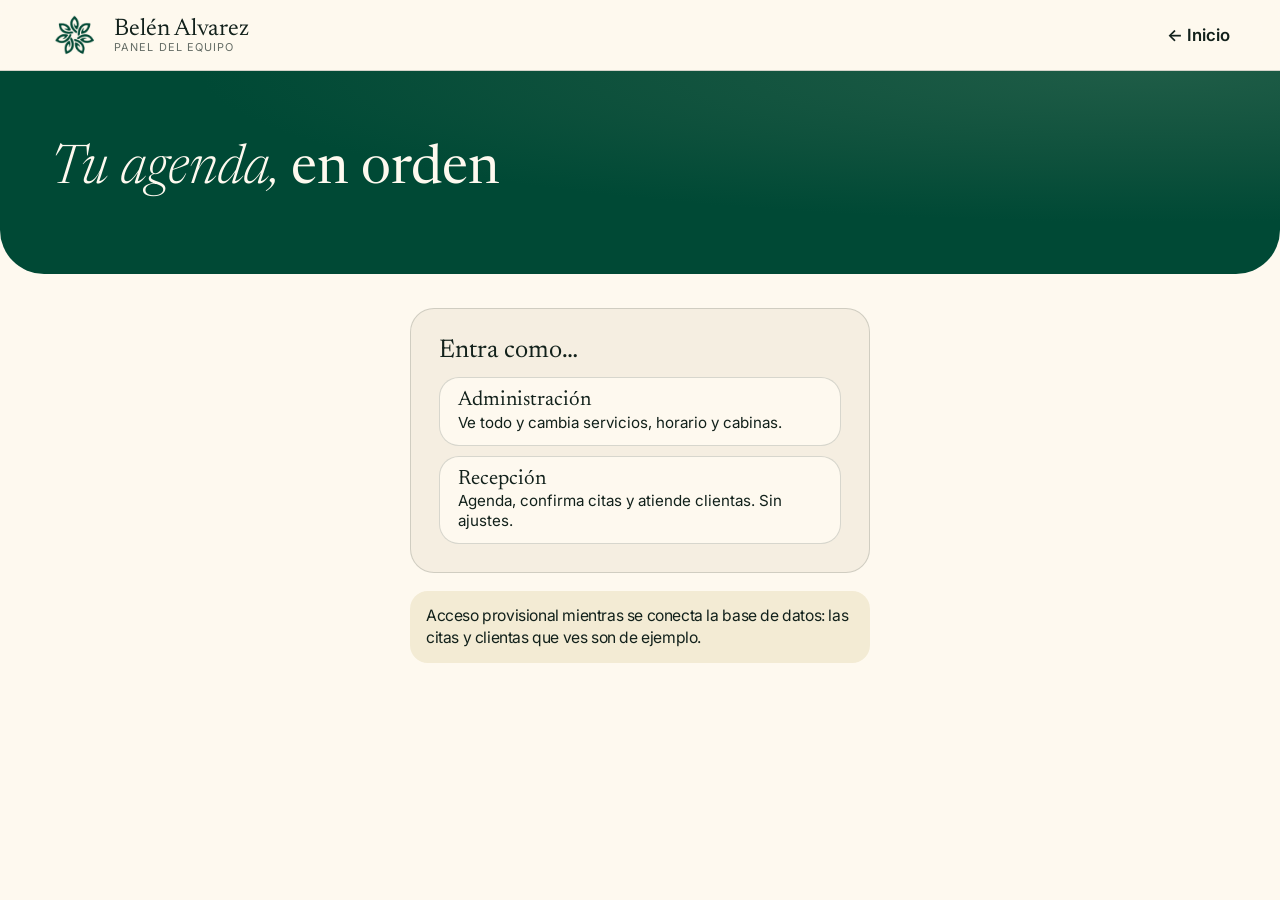
<file: personal.html>
<!doctype html>
<html lang="es">
<head>
<meta charset="utf-8">
<meta name="viewport" content="width=device-width, initial-scale=1, viewport-fit=cover">
<meta name="robots" content="noindex, nofollow">
<meta name="theme-color" content="#004935">
<link rel="icon" href="assets/favicon.png">
<link rel="preconnect" href="https://fonts.googleapis.com"><link rel="preconnect" href="https://fonts.gstatic.com" crossorigin>
<link rel="stylesheet" href="https://fonts.googleapis.com/css2?family=Inter:wght@300;400;600&amp;family=Newsreader:ital,opsz,wght@0,6..72,400;1,6..72,300&amp;display=swap">
<link rel="stylesheet" href="estilos/base.css">
<link rel="stylesheet" href="efectos/base.css">
<link rel="stylesheet" href="efectos/calma.css">
<link rel="stylesheet" href="efectos/toque.css">
<link rel="stylesheet" href="efectos/material.css">
<link rel="stylesheet" href="efectos/transicion.css">
<link rel="stylesheet" href="efectos/boticario.css">
<style>:root { --fx-bg: #FEF9EF; --fx-paper: #F5EEE1; --fx-accent: #EAE0BE; --fx-ink: #12211B; --fx-deep: #004935; --fx-pop: #EAE0BE; --fx-font: "Inter", sans-serif; --fx-font-disp: "Newsreader", serif; --fx-font-txt: "Inter", sans-serif; }</style>

<title>Panel del equipo · Belén Alvarez</title>
<meta name="description" content="Citas, agenda y clientas del centro.">
<link rel="stylesheet" href="estilos/paneles.css">
<link rel="stylesheet" href="modulos/citas/citas.css">
</head>
<body data-pagina="Panel del equipo (Pro)" data-secciones='["Entrada", "Hoy", "Por confirmar", "Agenda", "Clientas", "Resumen", "Ajustes"]'>
<svg width="0" height="0" style="position:absolute" aria-hidden="true"><defs>
  <symbol id="i-reloj" viewBox="0 0 24 24"><circle cx="12" cy="12" r="8.5"/><path d="M12 7.5V12l3 2"/></symbol>
  <symbol id="i-pin" viewBox="0 0 24 24"><path d="M12 21s7-6 7-11.5a7 7 0 0 0-14 0C5 15 12 21 12 21z"/><circle cx="12" cy="9.5" r="2.5"/></symbol>
  <symbol id="i-tel" viewBox="0 0 24 24"><rect x="7" y="2.5" width="10" height="19" rx="2"/><path d="M11 18.5h2"/></symbol>
  <symbol id="i-burger" viewBox="0 0 24 24"><path d="M4 10a8 5 0 0 1 16 0z"/><path d="M3.5 13.5h17M4 17h16a0 0 0 0 1 0 0 3 3 0 0 1-3 3H7a3 3 0 0 1-3-3z"/><path d="M9 7h.01M13 6.5h.01M15.5 8h.01"/></symbol>
  <symbol id="i-bolsa" viewBox="0 0 24 24"><path d="M5 8h14l-1 12H6z"/><path d="M9 8V6a3 3 0 0 1 6 0v2"/></symbol>
  <symbol id="i-moto" viewBox="0 0 24 24"><circle cx="6" cy="17" r="3"/><circle cx="18" cy="17" r="3"/><path d="M9 17h5l2-6h-4M16 11l2 6M12 11 10 7H7"/></symbol>
  <symbol id="i-envio" viewBox="0 0 24 24"><path d="M21 4 3 11l7 3 3 7z"/><path d="m10 14 4-4"/></symbol>
  <symbol id="i-chat" viewBox="0 0 24 24"><path d="M4 5h16v11H9l-5 4z"/></symbol>
  <symbol id="i-web" viewBox="0 0 24 24"><rect x="3.5" y="4.5" width="17" height="15" rx="1.5"/><path d="M3.5 9h17M7 6.8h.01M9.5 6.8h.01"/></symbol>
  <symbol id="i-ok" viewBox="0 0 24 24"><path d="m5 12 4.5 4.5L19 7"/></symbol>
  <symbol id="i-pago" viewBox="0 0 24 24"><rect x="3" y="6" width="18" height="12" rx="1.5"/><path d="M3 10h18M7 14h3"/></symbol>
  <symbol id="i-llave" viewBox="0 0 24 24"><rect x="5" y="10.5" width="14" height="10" rx="1.5"/><path d="M8 10.5V7.5a4 4 0 0 1 8 0v3"/></symbol>
  <symbol id="i-foto" viewBox="0 0 24 24"><path d="M4 8h3l2-2.5h6L17 8h3v11H4z"/><circle cx="12" cy="13" r="3.5"/></symbol>
  <symbol id="i-lista" viewBox="0 0 24 24"><path d="M9 6h11M9 12h11M9 18h11M4.5 6h.01M4.5 12h.01M4.5 18h.01"/></symbol>
  <symbol id="i-copa" viewBox="0 0 24 24"><path d="M8 4h8v5a4 4 0 0 1-8 0zM8 6H5a3 3 0 0 0 3 4M16 6h3a3 3 0 0 1-3 4M12 13v4M8.5 20h7"/></symbol>
  <symbol id="i-qr" viewBox="0 0 24 24"><rect x="3.5" y="3.5" width="6" height="6" rx="1"/><rect x="14.5" y="3.5" width="6" height="6" rx="1"/><rect x="3.5" y="14.5" width="6" height="6" rx="1"/><path d="M14.5 14.5h2v2h-2zM18.5 14.5h2M14.5 18.5h2M18.5 18.5v2"/></symbol>
  <symbol id="i-estrella" viewBox="0 0 24 24"><path d="m12 3.5 2.6 5.3 5.9.9-4.3 4.1 1 5.8L12 16.8 6.8 19.6l1-5.8-4.3-4.1 5.9-.9z"/></symbol>
  <symbol id="i-tarjeta" viewBox="0 0 24 24"><rect x="3" y="5.5" width="18" height="13" rx="2.5"/><path d="M3 10h18M7 15h4"/></symbol>
  <symbol id="i-caja" viewBox="0 0 24 24"><path d="M6 3.5h12v5H6zM4 8.5h16l-1.5 11h-13z"/><path d="M9 13h6"/></symbol>
  <symbol id="i-equipo" viewBox="0 0 24 24"><circle cx="9" cy="8.5" r="3"/><circle cx="17" cy="9.5" r="2.3"/><path d="M3.5 19c.5-3.5 2.7-5.5 5.5-5.5s5 2 5.5 5.5M15 14.2c2.6-.4 4.7 1 5.5 4.3"/></symbol>
  <symbol id="i-juego" viewBox="0 0 24 24"><path d="M8 4h8v5a4 4 0 0 1-8 0zM8 6H5a3 3 0 0 0 3 4M16 6h3a3 3 0 0 1-3 4M12 13v4M8.5 20h7"/></symbol>
  <symbol id="i-agenda" viewBox="0 0 24 24"><rect x="3.5" y="5" width="17" height="15" rx="2.5"/><path d="M3.5 10h17M8 3v4M16 3v4M8 14h2M13 14h3M8 17h2"/></symbol>
  <symbol id="i-panel" viewBox="0 0 24 24"><rect x="3.5" y="3.5" width="7" height="7" rx="1.5"/><rect x="13.5" y="3.5" width="7" height="7" rx="1.5"/><rect x="3.5" y="13.5" width="7" height="7" rx="1.5"/><rect x="13.5" y="13.5" width="7" height="7" rx="1.5"/></symbol>
</defs></svg>


<header class="cabecera"><div class="wrap">
  <a class="marca" href="index.html"><img src="assets/logo.webp" alt="" width="52" height="52"><span><b>Belén Alvarez</b><small>Panel del equipo</small></span></a>
  <a class="volver" href="index.html">← Inicio</a>
</div></header>

<main>
<section class="oscuro cab-pag"><div class="wrap">
  <h1 class="doble fx-entra fx-d1"><span>Tu agenda,</span>en orden</h1>
  <div class="ci-cab-acc fx-entra fx-d2"><span id="yo-chip"></span><button class="ci-btn linea ci-oculto" id="b-salir" type="button" style="color:var(--fx-bg)">Salir</button></div>
</div></section>

<section id="entrada"><div class="ci-entrada" id="entrada-cont"></div></section>

<section id="app" class="ci-oculto">
  <div class="ci-pestanas" id="tabs" role="tablist" aria-label="Secciones del panel"></div>
  <div class="ci-app">
    <div class="ci-panel" data-panel="hoy" id="p-hoy" role="tabpanel"></div>
    <div class="ci-panel" data-panel="pend" id="p-pend" role="tabpanel" hidden></div>
    <div class="ci-panel" data-panel="agenda" id="p-agenda" role="tabpanel" hidden></div>
    <div class="ci-panel" data-panel="clientas" id="p-clientas" role="tabpanel" hidden></div>
    <div class="ci-panel" data-panel="resumen" id="p-resumen" role="tabpanel" hidden></div>
    <div class="ci-panel" data-panel="ajustes" id="p-ajustes" role="tabpanel" hidden></div>
  </div>
</section>
</main>

<dialog class="ci-dlg" id="dlg"></dialog>

<script src="config.js"></script>
<script>window.CITASDATA = {"mock": {"config": {"prefijo": "BA", "capacidad": 2, "paso_min": 30, "anticipacion_min": 60, "max_dias": 60, "max_citas_activas": 3, "sellos_meta": 5}, "horario": [{"dia": 1, "abre": "09:00", "cierra": "18:00"}, {"dia": 2, "abre": "09:00", "cierra": "18:00"}, {"dia": 3, "abre": "09:00", "cierra": "18:00"}, {"dia": 4, "abre": "09:00", "cierra": "18:00"}, {"dia": 5, "abre": "09:00", "cierra": "18:00"}, {"dia": 6, "abre": "09:00", "cierra": "14:00"}], "servicios": [{"nombre": "Limpieza facial", "categoria": "Rostro", "descripcion": "Limpieza profunda según tu tipo de piel.", "duracion_min": 60, "precio": null}, {"nombre": "Reducción de medidas", "categoria": "Cuerpo", "descripcion": "Tratamiento corporal por sesiones.", "duracion_min": 60, "precio": null}, {"nombre": "Tratamiento de fibrosis", "categoria": "Cuerpo", "descripcion": "Trabajo sobre la piel con fibrosis.", "duracion_min": 60, "precio": null}, {"nombre": "Masaje relajante", "categoria": "Cuerpo", "descripcion": "Para soltar tensión y descansar.", "duracion_min": 60, "precio": null}, {"nombre": "Depilación definitiva (sesión)", "categoria": "Piel suave", "descripcion": "Sesión por zona.", "duracion_min": 30, "precio": null}], "ejemplo": {"codigo": "BA-7K3Q9V", "ultimos4": "4567"}}, "textos": {"wa_cita": "Hola Belén, soy {nombre}. Acabo de pedir una cita desde la web: {servicio}, {dia} a las {hora}.", "wa_confirmar": "Hola {nombre} 🌿 Tu cita de {servicio} está confirmada para el {dia} a las {hora}. Tu código para ver o cancelar tus citas es {codigo}: {url}"}, "produccion": true};</script>
<script src="modulos/citas/citas-mock.js"></script>
<script src="modulos/citas/citas-api.js"></script>
<script src="modulos/citas/citas-ui.js"></script>
<script src="modulos/citas/citas-personal.js"></script>
<script src="fx.js"></script>

</body>
</html>
</file>
<file: estilos/base.css>
/* estilos/base.css · layout común de toda demo, landing y propuesta.
   Sin movimiento (eso vive en efectos/). Los colores y fuentes salen SOLO de variables --fx-*:
   la marca las define en el :root de cada página (ver efectos-por-negocio.md). */
:root {
  /* Valores por defecto neutros: la marca del cliente los reemplaza en el :root de la página. */
  --fx-font: system-ui, -apple-system, "Segoe UI", sans-serif;
  --fx-font-disp: var(--fx-font);
  --fx-font-txt: var(--fx-font);
  --fx-bg: #ffffff; --fx-paper: #f6f6f6; --fx-ink: #111111; --fx-deep: #1c1c1c; --fx-accent: #777777; --fx-pop: #dddddd;
  /* Derivados: se calculan desde la marca; se pueden fijar a mano en el :root de la página. */
  --fx-deep-2: color-mix(in srgb, var(--fx-deep) 55%, #000);
  --fx-line-deep: color-mix(in srgb, var(--fx-deep) 82%, #fff);
  --fx-soft: color-mix(in srgb, var(--fx-bg) 86%, var(--fx-deep));
  --fx-soft-2: color-mix(in srgb, var(--fx-bg) 72%, var(--fx-deep));
  --fx-warm: color-mix(in srgb, var(--fx-accent) 60%, #000);
  --fx-chat: color-mix(in srgb, var(--fx-bg) 85%, #000);
  --fx-error: #8a1c1c;
  /* Marcador [CONFIRMAR]/[MARCADOR]: es una señal de la agencia, no de la marca. */
  --fx-marca-bg: #fff3c4; --fx-marca-ink: #5a3b00;
  padding-top: env(safe-area-inset-top, 0px); padding-bottom: env(safe-area-inset-bottom, 0px);
}
* { box-sizing: border-box; }
html { scroll-behavior: smooth; scroll-padding-top: calc(env(safe-area-inset-top, 0px) + 78px); }
body { margin: 0; background: var(--fx-bg); color: var(--fx-ink); font: 400 1.08rem/1.5 var(--fx-font-txt); -webkit-font-smoothing: antialiased; padding-bottom: 90px; }
h1, h2, h3, p { margin: 0; }
img { max-width: 100%; display: block; }
a { color: inherit; }
a:focus-visible, button:focus-visible { outline: 3px solid var(--fx-pop); outline-offset: 3px; }
.wrap { width: min(1180px, 100% - 36px); margin-inline: auto; }
.sec { padding-block: clamp(60px, 9vw, 110px); position: relative; }
.oscuro { background: var(--fx-deep); color: var(--fx-bg); }
.papel { background: var(--fx-paper); }
.arena { background: var(--fx-pop); }

/* Titulares de dos pesos (misma familia): línea fina + línea gruesa */
.doble { font: 800 clamp(2.6rem, 7vw, 4.6rem)/.95 var(--fx-font-disp); }
.doble span { display: block; font-weight: 300; font-size: .52em; line-height: 1; margin-bottom: .12em; }
.intro { margin-top: 16px; max-width: 52ch; font-size: 1.15rem; }

/* Botones (estructura; el acabado lo pone el perfil) */
.btn { display: inline-flex; align-items: center; justify-content: center; gap: 10px; min-height: 52px; padding: 0 24px; font: 800 1.15rem/1 var(--fx-font-disp); text-decoration: none; border: 2px solid var(--fx-deep); border-radius: 10px; cursor: pointer; background: var(--fx-accent); color: var(--fx-deep); }
.btn-linea { background: transparent; color: inherit; }
.acciones { display: flex; flex-wrap: wrap; gap: 14px; margin-top: 26px; }

/* Barra superior (horario, ubicación, WhatsApp) y cabecera */
.barra { background: var(--fx-deep-2); color: var(--fx-bg); font-size: .98rem; }
.barra .wrap { display: flex; flex-wrap: wrap; gap: 4px 22px; align-items: center; justify-content: space-between; min-height: 42px; padding-block: 6px; }
.barra .datos { display: flex; flex-wrap: wrap; gap: 2px 20px; }
.barra span { display: inline-flex; align-items: center; gap: 7px; }
.barra svg, .ico svg { width: 17px; height: 17px; stroke: var(--fx-pop); fill: none; stroke-width: 1.6; stroke-linecap: round; stroke-linejoin: round; }
.barra a { font: 800 .95rem/1 var(--fx-font-disp); text-decoration: none; min-height: 34px; display: inline-flex; align-items: center; padding: 0 14px; background: var(--fx-pop); color: var(--fx-deep); border-radius: 6px; }
.cabecera { position: sticky; top: 0; z-index: 30; background: var(--fx-deep); border-bottom: 1px solid var(--fx-line-deep); }
.cabecera .wrap { display: flex; align-items: center; justify-content: space-between; gap: 14px; min-height: 70px; }
.marca { display: flex; align-items: center; gap: 12px; color: var(--fx-bg); text-decoration: none; }
.marca img { width: 52px; height: 52px; border-radius: 50%; }
.marca b { font: 900 1.6rem/.9 var(--fx-font-disp); }
.marca small { display: block; font: 400 .9rem/1.1 var(--fx-font-txt); color: var(--fx-pop); letter-spacing: .02em; }
.cabecera nav { display: flex; gap: 4px; }
.cabecera nav a { color: var(--fx-bg); text-decoration: none; font: 700 1.05rem/1 var(--fx-font-disp); min-height: 44px; display: inline-flex; align-items: center; padding: 0 12px; }
@media (max-width: 760px) { .cabecera nav { display: none; } .barra .ocultable { display: none; } .barra .wrap { flex-wrap: nowrap; } .barra .datos { min-width: 0; } .barra .datos span { white-space: nowrap; overflow: hidden; text-overflow: ellipsis; } .barra a { flex-shrink: 0; } }

/* Íconos de línea en círculo (un solo trazo) */
.ico { width: 58px; height: 58px; border-radius: 50%; border: 2px solid currentColor; display: inline-grid; place-items: center; flex-shrink: 0; }
.ico svg { width: 26px; height: 26px; stroke: currentColor; }

/* WhatsApp flotante del cliente */
.wa-flot { position: fixed; right: 16px; bottom: calc(96px + env(safe-area-inset-bottom, 0px)); z-index: 25; width: 58px; height: 58px; border-radius: 50%; background: #25D366; display: grid; place-items: center; box-shadow: 0 8px 24px rgba(0, 0, 0, .3); }
.wa-flot svg { width: 30px; height: 30px; fill: #fff; position: relative; }

/* Pie */
footer { background: var(--fx-deep-2); color: var(--fx-soft-2); padding-block: 34px; font-size: 1rem; }
footer .wrap { display: flex; flex-wrap: wrap; gap: 18px 34px; align-items: center; justify-content: space-between; }
footer img { width: 64px; height: 64px; border-radius: 50%; }
footer a { color: var(--fx-bg); }

/* Marcador de dato pendiente */
.pend { display: inline-block; font: 600 .8rem/1.3 var(--fx-font-txt); background: var(--fx-marca-bg); color: var(--fx-marca-ink); padding: 1px 7px; border-radius: 4px; vertical-align: middle; }

@media print { .franja-demo, .demo-sug, .wa-flot, .pd-barra { display: none !important; } }
</file>
<file: efectos/base.css>
/* efectos/base.css · lo común a todos los perfiles: .fx-entra + .fx-d1…d4, .fx-rv, .fx-contador y el bloqueo de animaciones.
   Solo transform y opacity. El ritmo (duración, curva, distancia) lo fija el perfil con variables:
   --fx-dur, --fx-ease, --fx-dist. Para la aparición al hacer scroll con fx.js: --fx-rv-dur (ms), --fx-rv-step (ms),
   --fx-rv-ease, --fx-rv-dist, --fx-rv-scale. Cada landing carga base.css + UN perfil (+ metal.css opcional). */
:root { --fx-dur: .5s; --fx-ease: cubic-bezier(.2, .7, .2, 1); --fx-dist: 24px; }

/* Aparición al cargar la página (hero, encabezados): una línea tras otra */
@keyframes fx-entra { from { opacity: 0; transform: translateY(var(--fx-dist)); } }
.fx-entra { animation: fx-entra var(--fx-dur) var(--fx-ease) both; }
.fx-d1 { animation-delay: .05s; } .fx-d2 { animation-delay: .16s; } .fx-d3 { animation-delay: .3s; } .fx-d4 { animation-delay: .42s; }

/* Aparición al hacer scroll solo con CSS. Sin soporte de animation-timeline el bloque se ve normal.
   (fx.js hace lo mismo con [data-reveal] y [data-stagger] para los navegadores sin soporte.) */
@keyframes fx-rv { from { opacity: 0; transform: translateY(var(--fx-dist)); } }
@supports (animation-timeline: view()) {
  .fx-rv { animation: fx-rv linear both; animation-timeline: view(); animation-range: entry 0% entry 55%; }
}

/* Contador de cifras reales: fx.js cuenta hasta el número que ya está escrito en el HTML */
.fx-contador { font-variant-numeric: tabular-nums; }

/* Sin movimiento: todo se ve completo y quieto */
@media (prefers-reduced-motion: reduce) {
  *, *::before, *::after { animation: none !important; transition: none !important; scroll-behavior: auto !important; }
}
</file>
<file: efectos/calma.css>
/* efectos/calma.css · perfil CALMA Y CONFIANZA (spa, estética, clínicas, dentistas, psicólogos).
   Ritmo lento (0.6–1 s), curvas suaves, sin rebote. Se carga después de base.css. Solo transform y opacity.
   Colores solo por variables --fx-* (ni un hex aquí). Sin JS o con movimiento reducido todo se ve completo y quieto.
   El metal, el brillo y el pulso NO están aquí: van en metal.css (opcional). */
:root {
  --fx-dur: .9s; --fx-ease: cubic-bezier(.2, .7, .2, 1); --fx-dist: 26px; --fx-fast: .4s;
  /* aparición al hacer scroll (fx.js) */
  --fx-rv-dur: 900; --fx-rv-step: 110; --fx-rv-ease: cubic-bezier(.2, .7, .2, 1); --fx-rv-dist: 28px; --fx-rv-scale: 1;
}

/* Titulares de dos pesos: línea fina + línea gruesa, sin mayúsculas forzadas */
.doble { font: 700 clamp(2.25rem, 4.6vw, 3.75rem)/1.02 var(--fx-font-disp); letter-spacing: -.015em; }
.doble span { font-weight: 200; font-size: .62em; line-height: 1.15; letter-spacing: -.01em; }
.btn { font-weight: 600; letter-spacing: 0; border-width: 1.5px; border-radius: 0; min-height: 52px; }

/* Tarjeta que se eleva (solo con mouse; nada importante depende del hover) */
.fx-tarjeta { background: var(--fx-paper); border: 1px solid color-mix(in srgb, var(--fx-ink) 12%, transparent); box-shadow: 0 10px 28px color-mix(in srgb, var(--fx-ink) 10%, transparent); transition: transform var(--fx-fast) var(--fx-ease); }
@media (hover: hover) { .fx-tarjeta:hover { transform: translateY(-6px); } }

/* Motivo del logo girando muy lento de fondo. Se coloca dentro de una sección con position:relative y overflow:hidden.
   No usar en un hero que tenga formulario o diagnóstico (regla pendiente de decisión). Cuenta como animación infinita. */
.fx-motivo { position: absolute; pointer-events: none; opacity: .08; animation: fx-motivo 120s linear infinite; }
@keyframes fx-motivo { to { transform: rotate(360deg); } }

/* Check dibujado al confirmar: dos trazos que se estiran (scaleX), uno tras otro. Marcado: <span class="fx-check" aria-hidden="true"><i></i><i></i></span> */
.fx-check { position: relative; display: inline-block; width: 1.5em; height: 1.2em; color: var(--fx-accent); }
.fx-check i { position: absolute; height: .16em; border-radius: .1em; background: currentColor; transform-origin: left center; }
.fx-check i:nth-child(1) { left: .12em; top: .62em; width: .48em; transform: rotate(45deg) scaleX(0); animation: fx-check-a .28s ease-out .1s forwards; }
.fx-check i:nth-child(2) { left: .43em; top: .93em; width: .95em; transform: rotate(-50deg) scaleX(0); animation: fx-check-b .36s ease-out .38s forwards; }
@keyframes fx-check-a { to { transform: rotate(45deg) scaleX(1); } }
@keyframes fx-check-b { to { transform: rotate(-50deg) scaleX(1); } }

/* Transición entre pasos del diagnóstico */
.fx-paso { animation: fx-paso .7s var(--fx-ease) both; }
@keyframes fx-paso { from { opacity: 0; transform: translateY(14px); } }

/* Zoom lento de fotos (solo con mouse) */
.fx-zoom { overflow: hidden; }
.fx-zoom img { transition: transform 1.4s var(--fx-ease); }
@media (hover: hover) { .fx-zoom:hover img { transform: scale(1.06); } }

@media (prefers-reduced-motion: reduce) {
  .fx-check i:nth-child(1) { transform: rotate(45deg); }
  .fx-check i:nth-child(2) { transform: rotate(-50deg); }
}
</file>
<file: efectos/toque.css>
/* efectos/toque.css · complemento OPCIONAL pensado para celular: respuesta al toque.
   .fx-press: la tarjeta o el botón se hunde un poco al tocarlo (scale .97). Solo transform. Sin hover: funciona con el dedo. */
.fx-press { transition: transform .18s var(--fx-ease, ease-out); -webkit-tap-highlight-color: transparent; touch-action: manipulation; }
.fx-press:active { transform: scale(.97); }
</file>
<file: efectos/material.css>
/* efectos/material.css · complemento OPCIONAL: texturas y materiales. ESTÁTICOS (no se animan), por eso no aplican la regla de solo transform/opacity.
   .fx-vidrio: panel de vidrio esmerilado (backdrop-filter). Ponerlo sobre una foto o un fondo con color; sin soporte queda un panel sólido.
   .fx-grano: capa de ruido muy suave encima del fondo de la sección (--fx-grano = intensidad, por defecto .07). Un mosaico SVG diminuto, sin imagen pesada.
   Cuidado con el rendimiento en celulares: pocos paneles de vidrio por pantalla. */
.fx-vidrio { background: var(--fx-paper); border: 1px solid color-mix(in srgb, var(--fx-bg) 45%, transparent); box-shadow: 0 8px 30px color-mix(in srgb, var(--fx-ink) 14%, transparent); }
@supports (backdrop-filter: blur(1px)) or (-webkit-backdrop-filter: blur(1px)) {
  .fx-vidrio { background: color-mix(in srgb, var(--fx-paper) 55%, transparent); -webkit-backdrop-filter: blur(14px) saturate(1.2); backdrop-filter: blur(14px) saturate(1.2); }
}
.fx-grano { position: relative; isolation: isolate; }
.fx-grano::after { content: ""; position: absolute; inset: 0; z-index: 1; pointer-events: none; opacity: var(--fx-grano, .07);
  background-image: url("data:image/svg+xml,%3Csvg xmlns='http://www.w3.org/2000/svg' width='160' height='160'%3E%3Cfilter id='n'%3E%3CfeTurbulence type='fractalNoise' baseFrequency='.8' numOctaves='2' stitchTiles='stitch'/%3E%3C/filter%3E%3Crect width='100%25' height='100%25' filter='url(%23n)'/%3E%3C/svg%3E"); }
</file>
<file: efectos/transicion.css>
/* efectos/transicion.css · complemento OPCIONAL: transición suave al pasar de una página a otra (landing → panel → Premium).
   View Transitions entre documentos: donde el navegador no la soporta, se navega normal. Fundido (opacity). Sin movimiento reducido: no se activa. */
@view-transition { navigation: auto; }
::view-transition-old(root), ::view-transition-new(root) { animation-duration: var(--fx-dur, .4s); }
@media (prefers-reduced-motion: reduce) { @view-transition { navigation: none; } }
</file>
<file: efectos/boticario.css>
/* efectos/boticario.css · complemento OPCIONAL de estilo "diario de boticario" (se elige con efectos.usar = ["boticario"]). Se carga después de calma.css.
   Referencia: DESIGN.md de Daniel (Function): papel crema, titulares serif con una palabra en cursiva, botones píldora, tarjetas de 24 px,
   elevación por escalones de color y no por sombras. NO copia su logo, textos ni fotos, ni su terracota: el acento es el de la marca del cliente.
   Más un degradado granulado (cian / azul / violeta) que solo entra en el hero y el cierre; sale de la captura de referencia de Daniel.
   Fuentes sugeridas (marca.fuentes_href): Newsreader (serif, con cursiva) + Inter. Los colores salen de variables --fx-*; el degradado usa --fx-aur-1/2/3.
   Todo es estático: el grano y el degradado no se animan (excepción de texturas del CLAUDE.md §6). Sin animaciones infinitas nuevas. */
:root {
  --fx-dur: .8s; --fx-ease: cubic-bezier(.2, .7, .2, 1); --fx-dist: 22px; --fx-fast: .35s;
  --fx-rv-dur: 800; --fx-rv-step: 100; --fx-rv-ease: cubic-bezier(.2, .7, .2, 1); --fx-rv-dist: 22px; --fx-rv-scale: 1;
  --fx-taupe: color-mix(in srgb, var(--fx-ink) 18%, var(--fx-bg));
  --fx-aur-1: #f1ead0; --fx-aur-2: #a9cdb4; --fx-aur-3: #5e9a7f; /* crema, menta y salvia: la forma del degradado sale de la captura de Daniel, los colores de la marca */
}
body { letter-spacing: -.023em; }
h1, h2, h3, .doble, .marca b, .btn { letter-spacing: normal; }

/* Titulares: serif en romana y una parte en cursiva fina. Se escribe: span = parte en cursiva, resto = romana */
.doble, body .hero h1 { font-family: var(--fx-font-disp); font-weight: 400; text-transform: none; line-height: 1.08; }
.doble { font-size: clamp(2.1rem, 5.2vw, 3.4rem); }
.doble span { display: inline; font-style: italic; font-weight: 300; font-size: 1em; line-height: inherit; margin: 0; letter-spacing: normal; }
.doble span::after { content: " "; }
body .hero h1 { line-height: 1; }
body .hero h1 .fino { font: italic 300 clamp(2.2rem, 5.4vw, 3.6rem)/1.05 var(--fx-font-disp); text-transform: none; }
body .hero h1 .grueso { font: 400 clamp(3.2rem, 9.6vw, 6.2rem)/.98 var(--fx-font-disp); text-transform: none; letter-spacing: -.01em; }
.hero .lead { font-weight: 300; }

/* Etiqueta pequeña sobre el titular (ej. número de paso) */
.paso b, .prog span, .reco small, .pd-info .pd-lema { font-family: var(--fx-font-txt); font-weight: 600; font-size: .78rem; letter-spacing: .08em; text-transform: uppercase; }
.paso h3, .caja h3, .chat h3 { text-transform: none; font-family: var(--fx-font-disp); font-weight: 400; letter-spacing: normal; }
.paso h3 { font-size: 1.7rem; }
.caja h3 { font-size: clamp(1.7rem, 3.6vw, 2.2rem); line-height: 1.1; }
.caja-cab b, .reco b { text-transform: none; font-family: var(--fx-font-disp); font-weight: 400; letter-spacing: normal; }
.reco b { font-size: clamp(1.9rem, 4.4vw, 2.5rem); line-height: 1.05; }
.reco .precio, .pd-precio { font-family: var(--fx-font-disp); font-weight: 400; }

/* Botones píldora, sin borde ni sombra. Oscuro sobre papel; claro sobre fondo oscuro */
.btn { min-height: 50px; padding: 0 26px; border: 0; border-radius: 40px; background: var(--fx-deep); color: var(--fx-bg); font: 600 1rem/1 var(--fx-font-txt); box-shadow: none; }
.btn:active { transform: scale(.98); }
.btn-linea { background: transparent; color: var(--fx-deep); box-shadow: inset 0 0 0 1.5px var(--fx-deep); }
.oscuro .btn { background: var(--fx-pop); color: var(--fx-deep); }
.oscuro .btn-linea { background: transparent; color: var(--fx-bg); box-shadow: inset 0 0 0 1.5px var(--fx-pop); }
body .pd-btn { border-radius: 40px; font-weight: 600; letter-spacing: normal; box-shadow: none; }
body .pd-btn:active { transform: scale(.98); }

/* Barra y cabecera: papel con filete color taupe (sin franjas oscuras pesadas) */
.cabecera { background: color-mix(in srgb, var(--fx-bg) 94%, transparent); border-bottom: 1px solid var(--fx-taupe); }
.cabecera .marca, .cabecera nav a { color: var(--fx-ink); }
.marca img { border-radius: 0; }
.marca b { font: 400 1.5rem/1 var(--fx-font-disp); }
.marca small { color: var(--fx-ink); opacity: .65; text-transform: uppercase; letter-spacing: .1em; font-size: .68rem; }
.cabecera nav a { font: 400 .98rem/1 var(--fx-font-txt); border-radius: 40px; }
.barra { background: var(--fx-deep); }
.barra a { border-radius: 40px; font: 600 .9rem/1 var(--fx-font-txt); }
.ico { border-width: 1.5px; }
.ico svg, .barra svg { stroke-width: 1.5; }

/* Tarjetas de 24 px sobre papel envejecido: elevación por color, sin sombra dura */
.caja, .chat, .hero-foto, .galeria figure { border-radius: 24px; box-shadow: none; }
.caja { background: var(--fx-paper); border: 1px solid var(--fx-taupe); }
.caja-cab { border-bottom: 1px solid var(--fx-taupe); }
.op { border: 1px solid var(--fx-taupe); border-radius: 20px; background: var(--fx-bg); box-shadow: none; font-weight: 600; }
.op:active { transform: scale(.985); box-shadow: none; }
.prog .pista div { background: var(--fx-deep); }
.reco { border-radius: 24px; }
.chat { background: var(--fx-paper); border: 1px solid var(--fx-taupe); }
.chat.despues { background: var(--fx-deep); border-color: var(--fx-deep); }
.burbuja { border-radius: 18px; }
.galeria figure { border: 0; transform: none !important; }
.hero-foto { box-shadow: 12px 32px 80px 0 color-mix(in srgb, var(--fx-ink) 18%, transparent); }
.donde > .oscuro { border: 0 !important; border-radius: 24px !important; box-shadow: none !important; }
.pd-cat h2 { font-family: var(--fx-font-disp); font-weight: 400; text-transform: none; }
.pd-lista .pd-item { border: 1px solid var(--fx-taupe); border-radius: 24px; background: var(--fx-paper); box-shadow: none; }
@media (hover: hover) { .pd-lista .pd-item:hover { transform: translateY(-3px); } }

/* Degradado granulado (hero y cierre; también .fx-aurora en cualquier sección). Estático.
   Capas: círculos concéntricos crema→menta sobre un fondo salvia + puntos de grano en verde. Texto oscuro encima. */
.hero.oscuro, .cierre.oscuro, .fx-aurora {
  position: relative; isolation: isolate; overflow: hidden; color: var(--fx-ink);
  background:
    radial-gradient(circle at 76% 56%, var(--fx-aur-1) 0 14%, var(--fx-aur-2) 34%, transparent 62%),
    radial-gradient(circle at 10% 30%, var(--fx-aur-3) 0 8%, transparent 46%),
    linear-gradient(150deg, #d3e6d6, var(--fx-aur-2) 55%, var(--fx-aur-3));
}
.hero.oscuro::before, .cierre.oscuro::before, .fx-aurora::before { content: ""; position: absolute; inset: 0; z-index: -1; pointer-events: none; opacity: .18;
  background-image: url("data:image/svg+xml,%3Csvg xmlns='http://www.w3.org/2000/svg' width='220' height='220'%3E%3Cfilter id='g' x='0' y='0' width='100%25' height='100%25'%3E%3CfeTurbulence type='fractalNoise' baseFrequency='.95' numOctaves='1' stitchTiles='stitch'/%3E%3CfeColorMatrix values='0 0 0 0 0  0 0 0 0 .29  0 0 0 0 .21  9 0 0 0 -4.6'/%3E%3C/filter%3E%3Crect width='100%25' height='100%25' filter='url(%23g)'/%3E%3C/svg%3E"); }
.hero.oscuro .wrap, .cierre.oscuro .wrap, .fx-aurora > * { position: relative; z-index: 1; }
.hero.oscuro .lead { color: color-mix(in srgb, var(--fx-ink) 85%, transparent); }
.hero.oscuro .btn, .cierre.oscuro .btn { background: var(--fx-deep); color: var(--fx-bg); }
.hero.oscuro .btn-linea, .cierre.oscuro .btn-linea { background: transparent; color: var(--fx-deep); box-shadow: inset 0 0 0 1.5px var(--fx-deep); }
.cierre .contorno { display: none; }
.demo-links a { color: var(--fx-ink); }

/* La plantilla pinta sus estilos en un <style> posterior: aquí se les gana con el prefijo body */
body .caja { border: 1px solid var(--fx-taupe); border-radius: 24px; box-shadow: none; }
body .caja-cab { border-bottom: 1px solid var(--fx-taupe); }
body .caja-cab b, body .reco b, body .paso h3, body .chat h3, body .caja h3, body .pd-cat h2, body .pd-info h3, body .pd-nombre { text-transform: none; font-family: var(--fx-font-disp); font-weight: 400; letter-spacing: normal; }
body .caja-cab b { font-size: 1.25rem; }
body .paso h3, body .chat h3 { font-size: 1.5rem; }
body .pd-cat h2 { font-size: clamp(1.7rem, 3.4vw, 2.2rem); }
body .pd-cat h2 small, body .pd-cat h2 span { font-style: italic; font-weight: 300; }
body .op { border: 1px solid var(--fx-taupe); border-radius: 20px; box-shadow: none; background: var(--fx-bg); }
body .chat { border: 1px solid var(--fx-taupe); border-radius: 24px; }
body .chat.despues { border-color: var(--fx-deep); }
body .paso b { font-size: .78rem; color: var(--fx-pop); }
body .donde > .oscuro h3 { text-transform: none; font: 400 1.8rem/1.1 var(--fx-font-disp); }
body .donde > .oscuro p { font: 400 clamp(2rem, 6vw, 2.8rem)/1.1 var(--fx-font-disp); }
body .pd-lista .pd-item b, body .pd-item h4, body .pd-item h3 { text-transform: none; font-family: var(--fx-font-disp); font-weight: 400; letter-spacing: normal; font-size: 1.25rem; }
footer img { background: var(--fx-bg); border-radius: 50%; padding: 8px; }

/* Propuesta, panel y módulos en el mismo lenguaje: sin sombras duras, bordes finos, serif en títulos */
body .plan, body .cifra, body .kpi, body .bloque, body .ticket, body .tabla, body .mod { border: 1px solid var(--fx-taupe); border-radius: 24px; box-shadow: none; }
body .plan.reco { border-color: var(--fx-deep); box-shadow: none; }
body .plan .nombre, body .ticket-cab b, body .chat-cab, body .cifra b, body .kpi b, body .bloque h3, body .hecho h3, body .tres h3, body .mod h3, body .mejora h3, body .ped-cab b, body .tabla th, body .plan-elegido, body .vimos-cta p, body .p-cuerpo h3, body .p-top b { text-transform: none; font-family: var(--fx-font-disp); font-weight: 400; letter-spacing: normal; }
body .precio { font: 400 3.4rem/1 var(--fx-font-disp); }
body .precio .unico, body .tipo, body .etiquetas span, body .pill { border-radius: 99px; text-transform: none; letter-spacing: normal; font-family: var(--fx-font-txt); font-weight: 600; }
body .plan.reco .btn { border: 0; box-shadow: none; background: var(--fx-pop); color: var(--fx-deep); }
body .telefono { border-radius: 44px; box-shadow: 12px 32px 80px 0 color-mix(in srgb, var(--fx-ink) 25%, transparent); }
body .p-op { border: 1px solid var(--fx-taupe); border-radius: 18px; box-shadow: none; }
body .p-barra { border: 0; border-radius: 99px; background: var(--fx-deep); color: var(--fx-bg); text-transform: none; font-family: var(--fx-font-txt); }
body .aviso-flot { border: 1px solid var(--fx-taupe); border-radius: 20px; box-shadow: 12px 32px 80px 0 color-mix(in srgb, var(--fx-ink) 18%, transparent); }
body .aviso-flot b { text-transform: none; font-family: var(--fx-font-disp); font-weight: 400; color: var(--fx-deep); }
body .foto-marca img { border: 0; border-radius: 24px; box-shadow: none; }
body .chat-cab { font-size: 1.3rem; }
body .mod { background: var(--fx-paper); }
body .mod.activo { box-shadow: none; border-color: var(--fx-deep); }
body .mod .ico { border-width: 1.5px; }
body .plan .sello { display: none; }
body .plan.reco::before { content: "Recomendado"; align-self: flex-start; font: 600 .75rem/1 var(--fx-font-txt); letter-spacing: .06em; text-transform: uppercase; padding: 6px 10px; border-radius: 99px; background: var(--fx-pop); color: var(--fx-deep); }
body .portada h1 .fino, body .portada h1 .grueso { text-transform: none; }
body .portada h1 .fino { font: italic 300 clamp(1.9rem, 4.6vw, 3rem)/1.05 var(--fx-font-disp); }
body .portada h1 .grueso { font: 400 clamp(3rem, 8vw, 5.6rem)/1 var(--fx-font-disp); }
body .volver { color: var(--fx-ink); text-transform: none; letter-spacing: normal; font-family: var(--fx-font-txt); font-weight: 600; }
body .barra-f .p div, body .prog .pista div { background: var(--fx-deep); }
body .precio small, body .plan .precio small { text-transform: none; letter-spacing: normal; font-family: var(--fx-font-txt); }
.mv-qr span { display: grid; gap: 4px; }
body .portada .telefono { background: #1a2420; }

/* ---- Acabado editorial: secciones que se encimán, hoja de papel, motivo del logo y detalles tipográficos ---- */
html { scroll-padding-top: 90px; }
h1, h2, h3, .doble { text-wrap: balance; }
p, li { text-wrap: pretty; }
body { font-feature-settings: "kern", "liga", "calt"; text-rendering: optimizeLegibility; }
main { counter-reset: sec; }

/* Cortes suaves: las secciones oscuras y el hero son hojas con esquinas redondeadas que se montan sobre las vecinas */
.sec.oscuro, .cierre.oscuro, .hero.oscuro { position: relative; z-index: 1; border-radius: 44px; }
.hero.oscuro { border-radius: 0 0 44px 44px; margin-bottom: -44px; padding-bottom: 44px; }
.sec.oscuro:not(.cierre), .cierre.oscuro { margin-block: -44px; padding-block: calc(clamp(60px, 9vw, 110px) + 44px); }
.sec.papel, .sec.arena, .sec:not(.oscuro):not(.papel):not(.arena) { padding-block: calc(clamp(60px, 9vw, 110px) + 24px); }
.sec.papel, .sec.arena { isolation: isolate; }
.cab-pag { border-radius: 0 0 44px 44px; padding-bottom: calc(clamp(30px, 5vw, 56px) + 24px); }
footer { border-radius: 44px 44px 0 0; margin-top: -44px; position: relative; z-index: 1; padding-top: 70px; }
@media (max-width: 700px) { .sec.oscuro, .cierre.oscuro { border-radius: 30px; } .hero.oscuro, .cab-pag { border-radius: 0 0 30px 30px; } }

/* Fondo más rico en las secciones oscuras: un resplandor suave de la misma gama */
.sec.oscuro:not(.cierre) { background: radial-gradient(120% 90% at 88% 0%, color-mix(in srgb, var(--fx-pop) 13%, var(--fx-deep)), var(--fx-deep) 62%); overflow: hidden; }
.cab-pag.oscuro { background: radial-gradient(120% 120% at 90% 0%, color-mix(in srgb, var(--fx-pop) 13%, var(--fx-deep)), var(--fx-deep) 62%); }

/* Motivo de la flor del logo como marca de agua (máscara: toma el color del fondo). Estático en las secciones; gira muy lento solo en el hero */
.sec.oscuro:not(.cierre)::before, .hero.oscuro .wrap::before { content: ""; position: absolute; pointer-events: none; background: var(--fx-pop);
  -webkit-mask: url("../assets/logo.webp") center / contain no-repeat; mask: url("../assets/logo.webp") center / contain no-repeat; }
.sec.oscuro:not(.cierre)::before { right: -110px; bottom: -130px; width: 520px; height: 520px; opacity: .11; z-index: 0; }
.sec.oscuro > .wrap { position: relative; z-index: 1; }
.hero.oscuro .wrap::before { right: 2%; top: 50%; width: min(620px, 70vw); aspect-ratio: 1; margin-top: calc(min(620px, 70vw) / -2); background: var(--fx-deep); opacity: .09; z-index: 0; animation: fx-motivo 180s linear infinite; }
.hero.oscuro .wrap > * { position: relative; z-index: 1; }

/* Numeración editorial sobre cada titular de sección y filete fino */
.sec .doble::before { counter-increment: sec; content: counter(sec, decimal-leading-zero) "  ——"; display: block; margin-bottom: 14px; font: 600 .72rem/1 var(--fx-font-txt); letter-spacing: .18em; text-transform: uppercase; opacity: .6; }
.sec .doble::after { content: ""; display: block; width: 44px; height: 1px; margin-top: 18px; background: currentColor; opacity: .35; }
.cierre .doble::after { margin-inline: auto; }
.cierre .doble::before, .cab-pag .doble::before { display: none; }

/* Fotos en arco (forma de puerta, típica de spa) y filete fino interior */
.hero-foto { border-radius: 999px 999px 28px 28px; box-shadow: 12px 32px 80px 0 color-mix(in srgb, var(--fx-ink) 22%, transparent); outline: 1px solid color-mix(in srgb, var(--fx-deep) 35%, transparent); outline-offset: 10px; }
.hero .sello { display: none; }
.foto-marca img { border-radius: 999px 999px 28px 28px; }
.galeria figure:nth-child(2) { border-radius: 999px 999px 24px 24px; }

/* Botones con flecha fina; la cabecera con vidrio suave */
.btn::after { content: "→"; font-weight: 300; transition: transform var(--fx-fast) var(--fx-ease); }
.btn-linea::after { opacity: .8; }
@media (hover: hover) { .btn:hover::after { transform: translateX(4px); } }
.cabecera { -webkit-backdrop-filter: blur(14px) saturate(1.1); backdrop-filter: blur(14px) saturate(1.1); }

/* Papel con grano casi imperceptible: da textura sin ruido */
.sec.papel::before { content: ""; position: absolute; inset: 0; z-index: -1; pointer-events: none; opacity: .5;
  background-image: url("data:image/svg+xml,%3Csvg xmlns='http://www.w3.org/2000/svg' width='200' height='200'%3E%3Cfilter id='p'%3E%3CfeTurbulence type='fractalNoise' baseFrequency='.8' numOctaves='2' stitchTiles='stitch'/%3E%3CfeColorMatrix values='0 0 0 0 .3  0 0 0 0 .25  0 0 0 0 .15  0 0 0 .07 0'/%3E%3C/filter%3E%3Crect width='100%25' height='100%25' filter='url(%23p)'/%3E%3C/svg%3E"); }

/* Carta como lista editorial: una columna, nombre a la izquierda, precio y botón a la derecha */
body .pd-lista { grid-template-columns: 1fr; gap: 12px; }
body .pd-cat h2 { display: flex; flex-wrap: wrap; align-items: baseline; gap: 4px 12px; font: 400 clamp(1.6rem, 3.2vw, 2.1rem)/1.1 var(--fx-font-disp); border-bottom: 1px solid var(--fx-taupe); padding-bottom: 12px; margin-bottom: 14px; }
body .pd-cat h2 small, body .pd-cat h2 span, body .pd-cat h2 em { font: italic 300 1em/1 var(--fx-font-disp); opacity: .8; }
body .pd-lista .pd-item { border-radius: 20px; padding: 18px 20px; align-items: center; }
body .pd-lista .pd-item .pd-precio { font: 400 1.15rem/1 var(--fx-font-txt); letter-spacing: normal; }
body .pd-btn, body .pd-btn-add { text-transform: none; letter-spacing: normal; font-family: var(--fx-font-txt); font-weight: 600; font-size: .95rem; }
body .pd-btn-add { background: transparent; color: var(--fx-deep); box-shadow: inset 0 0 0 1.5px var(--fx-deep); border: 0; }
body .pd-lista .pd-item .pd-desc { opacity: .75; }
/* Tarjeta de WhatsApp de "Dónde": los estilos en línea de la plantilla se pisan con !important */
body .donde > .oscuro h3 { text-transform: none !important; font: 400 1.7rem/1.1 var(--fx-font-disp) !important; }
body .donde > .oscuro > p { font: 400 clamp(2rem, 6vw, 2.8rem)/1.1 var(--fx-font-disp) !important; }
/* El pie cierra la página sin franja debajo; deja espacio para la barra fija */
body { padding-bottom: 0; }
footer { padding-bottom: 110px; }

body .pd-cat h2 { text-transform: none; line-height: 1.1; }
body .pd-cat h2 .fino { font: italic 300 clamp(1.5rem, 3vw, 2rem)/1.1 var(--fx-font-disp); opacity: .85; }
body .pd-cat h2 .grueso { font: 400 clamp(1.7rem, 3.4vw, 2.3rem)/1.1 var(--fx-font-disp); }
/* La sección crema de "Dónde" también se monta como hoja para evitar el corte recto */
.sec.arena { position: relative; z-index: 1; border-radius: 44px; margin-block: -44px; padding-block: calc(clamp(60px, 9vw, 110px) + 44px); }
@media (max-width: 700px) { .sec.arena { border-radius: 30px; } }

@media (prefers-reduced-motion: reduce) { .pd-lista .pd-item { transition: none; } .pd-lista .pd-item:hover { transform: none; } }

/* ---- Presencia de marca: la flor del logo por toda la página. Trama de flores (dos tamaños, desfasadas) en cada sección + una flor grande por sección ---- */
.sec:not(.oscuro), .sec.oscuro:not(.cierre), .cierre.oscuro { overflow: clip; }
.sec > .wrap, .cierre > .wrap { position: relative; z-index: 1; }
.sec::after, .cierre::after, footer::after { content: ""; position: absolute; inset: 0; pointer-events: none; z-index: 0; background: var(--fx-deep); opacity: .09;
  -webkit-mask: url("../assets/logo.webp") 0 0 / 190px 190px repeat, url("../assets/logo.webp") 95px 120px / 120px 120px repeat; mask: url("../assets/logo.webp") 0 0 / 190px 190px repeat, url("../assets/logo.webp") 95px 120px / 120px 120px repeat; }
.sec.oscuro::after { background: var(--fx-pop); opacity: .12; }
.cierre.oscuro::after { opacity: .13; }
.sec > .wrap::after, .cierre > .wrap::after { content: ""; position: absolute; pointer-events: none; z-index: -1; width: clamp(300px, 42vw, 560px); aspect-ratio: 1; background: var(--fx-deep); opacity: .16;
  -webkit-mask: url("../assets/logo.webp") center / contain no-repeat; mask: url("../assets/logo.webp") center / contain no-repeat; }
.sec.oscuro > .wrap::after { background: var(--fx-pop); opacity: .2; }
.sec:nth-of-type(odd) > .wrap::after { left: -150px; top: -60px; transform: rotate(-18deg); }
.sec:nth-of-type(even) > .wrap::after { right: -150px; bottom: -70px; transform: rotate(24deg); }
.cierre > .wrap::after { left: 50%; top: 50%; margin: -280px 0 0 -280px; transform: none; }
footer { position: relative; overflow: clip; }
footer > * { position: relative; z-index: 1; }
footer::after { opacity: .1; }
@media (max-width: 700px) { .sec::after { -webkit-mask-size: 130px 130px, 84px 84px; mask-size: 130px 130px, 84px 84px; -webkit-mask-position: 0 0, 65px 80px; mask-position: 0 0, 65px 80px; } .sec > .wrap::after { width: 300px; } }
@media (prefers-reduced-motion: reduce) { .hero.oscuro .wrap::before { animation: none; } }
</file>
<file: modulos/citas/citas.css>
/* citas.css · piezas de pantalla del módulo de citas (reserva en la landing, Mis citas, panel del personal).
   Solo variables --fx-* de la marca (+ 3 colores de estado). Suaves y redondeadas para calma; móvil primero: nada depende de :hover. Prefijo ci-. */
:root { --ci-ok: #1c6b47; --ci-warn: #8a5a00; --ci-err: #a4372b; --ci-r: 18px; --ci-borde: color-mix(in srgb, var(--fx-ink) 16%, transparent); }
.ci-oculto { display: none !important; }
.ci-lector { position: absolute; width: 1px; height: 1px; overflow: hidden; clip: rect(0 0 0 0); white-space: nowrap; }

/* avisos */
#ci-avisos { position: fixed; left: 50%; bottom: calc(24px + env(safe-area-inset-bottom, 0px)); transform: translateX(-50%); z-index: 90; display: grid; gap: 8px; width: min(440px, 100% - 28px); pointer-events: none; }
.ci-aviso { background: var(--fx-deep); color: var(--fx-bg); padding: 13px 18px; border-radius: 40px; font: 600 1rem/1.3 var(--fx-font-txt); box-shadow: 0 10px 30px rgba(0,0,0,.25); animation: ci-entra .25s var(--fx-ease) both; text-align: center; }
.ci-aviso.err { background: var(--ci-err); }
.ci-aviso.sale { opacity: 0; transform: translateY(8px); transition: opacity .25s, transform .25s; }
@keyframes ci-entra { from { opacity: 0; transform: translateY(10px); } }

/* formularios y botones */
.ci-campo { display: grid; gap: 6px; margin-bottom: 14px; font: 600 .92rem var(--fx-font-txt); }
.ci-campo input, .ci-campo select, .ci-campo textarea { font: 400 1.05rem var(--fx-font-txt); min-height: 50px; padding: 10px 16px; border: 1px solid var(--ci-borde); border-radius: 14px; background: var(--fx-bg); color: var(--fx-ink); width: 100%; }
.ci-campo input:focus-visible, .ci-campo select:focus-visible, .ci-campo textarea:focus-visible, .ci-btn:focus-visible, .ci-dia:focus-visible, .ci-hora:focus-visible { outline: 3px solid var(--fx-aur-3, var(--fx-deep)); outline-offset: 2px; }
.ci-campo small { font-weight: 400; opacity: .75; }
.ci-err { color: var(--ci-err); font: 600 1rem/1.3 var(--fx-font-txt); min-height: 1.3em; margin: 0 0 8px; }
.ci-btn { display: inline-flex; align-items: center; justify-content: center; gap: 8px; min-height: 50px; padding: 0 24px; border: 0; border-radius: 40px; background: var(--fx-deep); color: var(--fx-bg); font: 600 1rem/1 var(--fx-font-txt); cursor: pointer; text-decoration: none; transition: transform .2s var(--fx-ease); }
.ci-btn:active:not(:disabled) { transform: scale(.97); }
.ci-btn:disabled { opacity: .5; cursor: default; }
.ci-btn.linea { background: transparent; color: inherit; box-shadow: inset 0 0 0 1.5px currentColor; }
.ci-btn.peq { min-height: 44px; padding: 0 16px; font-size: .92rem; }
.ci-btn.rojo { background: transparent; color: var(--ci-err); box-shadow: inset 0 0 0 1.5px var(--ci-err); }
.ci-enlace { background: none; border: 0; padding: 0; min-height: 44px; font: 600 1rem var(--fx-font-txt); text-decoration: underline; text-underline-offset: 3px; color: inherit; cursor: pointer; }

/* tarjetas, chips, filas */
.ci-card { background: var(--fx-paper); border: 1px solid var(--ci-borde); border-radius: 24px; padding: clamp(18px, 3vw, 28px); }
.ci-card + .ci-card { margin-top: 16px; }
.ci-card h3 { font: 400 1.6rem/1.1 var(--fx-font-disp); margin-bottom: 12px; }
.ci-chip { display: inline-flex; align-items: center; font: 600 .74rem/1 var(--fx-font-txt); text-transform: uppercase; letter-spacing: .07em; padding: 6px 10px; border-radius: 99px; background: var(--fx-deep); color: var(--fx-bg); }
.ci-chip.ok { background: var(--ci-ok); color: #fff; } .ci-chip.aviso { background: var(--ci-warn); color: #fff; }
.ci-chip.suave { background: transparent; box-shadow: inset 0 0 0 1.5px currentColor; color: inherit; }
.ci-vacio { padding: 26px 12px; text-align: center; opacity: .7; }
.ci-fila { display: flex; flex-wrap: wrap; align-items: center; justify-content: space-between; gap: 8px 14px; padding: 14px 0; border-bottom: 1px solid var(--ci-borde); }
.ci-fila:last-child { border-bottom: 0; }
.ci-fila b { font: 600 1.05rem/1.2 var(--fx-font-txt); }
.ci-fila small { display: block; font: 400 .92rem/1.35 var(--fx-font-txt); opacity: .78; margin-top: 2px; }
.ci-fila .der { display: flex; flex-wrap: wrap; gap: 8px; align-items: center; }

/* reserva: servicio → día → hora → datos */
.ci-res { display: grid; gap: 22px; margin-top: 30px; }
.ci-paso { background: var(--fx-paper); border: 1px solid var(--ci-borde); border-radius: 28px; padding: clamp(18px, 3vw, 30px); }
.ci-paso > h3 { font: 400 1.6rem/1.1 var(--fx-font-disp); margin-bottom: 4px; display: flex; gap: 12px; align-items: center; }
.ci-paso > h3 .n { width: 34px; height: 34px; border-radius: 50%; background: var(--fx-deep); color: var(--fx-bg); font: 600 .9rem/34px var(--fx-font-txt); text-align: center; flex-shrink: 0; }
.ci-paso > p { opacity: .75; margin-bottom: 14px; }
.ci-paso.apagado { opacity: .45; pointer-events: none; }
.ci-servs { display: grid; gap: 10px; grid-template-columns: repeat(auto-fit, minmax(min(100%, 260px), 1fr)); }
.ci-serv { text-align: left; padding: 14px 18px; border-radius: 20px; border: 1px solid var(--ci-borde); background: var(--fx-bg); color: var(--fx-ink); cursor: pointer; font: 400 .95rem/1.35 var(--fx-font-txt); display: grid; gap: 4px; transition: transform .2s var(--fx-ease), box-shadow .2s; }
.ci-serv b { font: 400 1.25rem/1.15 var(--fx-font-disp); }
.ci-serv .meta { display: flex; justify-content: space-between; gap: 8px; font-weight: 600; font-size: .88rem; opacity: .8; }
.ci-serv[aria-pressed="true"] { background: var(--fx-deep); color: var(--fx-bg); border-color: var(--fx-deep); }
.ci-cat { font: 600 .74rem var(--fx-font-txt); text-transform: uppercase; letter-spacing: .1em; opacity: .65; margin: 14px 0 8px; }
.ci-cat:first-child { margin-top: 0; }
.ci-dias { display: flex; gap: 8px; overflow-x: auto; padding: 4px 2px 10px; scrollbar-width: thin; scroll-snap-type: x proximity; }
.ci-dia { flex: 0 0 auto; width: 74px; min-height: 84px; display: grid; place-items: center; align-content: center; gap: 2px; border-radius: 22px; border: 1px solid var(--ci-borde); background: var(--fx-bg); color: var(--fx-ink); cursor: pointer; font: 600 .78rem var(--fx-font-txt); text-transform: uppercase; letter-spacing: .06em; scroll-snap-align: start; }
.ci-dia b { font: 400 1.7rem/1 var(--fx-font-disp); text-transform: none; letter-spacing: 0; }
.ci-dia small { font: 400 .7rem var(--fx-font-txt); text-transform: none; letter-spacing: 0; opacity: .75; }
.ci-dia[aria-pressed="true"] { background: var(--fx-deep); color: var(--fx-bg); border-color: var(--fx-deep); }
.ci-dia:disabled { opacity: .38; cursor: default; }
.ci-navdias { display: flex; justify-content: space-between; align-items: center; gap: 10px; margin-bottom: 6px; font: 600 .95rem var(--fx-font-txt); }
.ci-horas { display: grid; gap: 8px; grid-template-columns: repeat(auto-fill, minmax(86px, 1fr)); }
.ci-hora { min-height: 48px; border-radius: 40px; border: 1px solid var(--ci-borde); background: var(--fx-bg); color: var(--fx-ink); font: 600 1rem var(--fx-font-txt); cursor: pointer; font-variant-numeric: tabular-nums; }
.ci-hora[aria-pressed="true"] { background: var(--fx-deep); color: var(--fx-bg); border-color: var(--fx-deep); }
.ci-hora:disabled { opacity: .35; text-decoration: line-through; cursor: default; }
.ci-resumen { background: var(--fx-deep); color: var(--fx-bg); border-radius: 22px; padding: 16px 20px; margin-bottom: 16px; }
.ci-resumen b { font: 400 1.4rem/1.15 var(--fx-font-disp); display: block; }
.ci-listo { text-align: center; display: grid; gap: 12px; justify-items: center; padding: 10px; }
.ci-check { width: 74px; height: 74px; } .ci-check circle { stroke: var(--ci-ok); } .ci-check path { stroke: var(--ci-ok); stroke-dasharray: 40; stroke-dashoffset: 40; animation: ci-dibuja .6s .25s var(--fx-ease) forwards; }
.ci-check circle, .ci-check path { fill: none; stroke-width: 3; stroke-linecap: round; stroke-linejoin: round; }
@keyframes ci-dibuja { to { stroke-dashoffset: 0; } }

/* mis citas y panel */
.ci-app { width: min(960px, 100% - 28px); margin-inline: auto; }
.ci-entrada { display: grid; gap: 18px; width: min(460px, 100% - 28px); margin: 34px auto; }
.ci-pista { background: color-mix(in srgb, var(--fx-accent) 55%, var(--fx-bg)); border-radius: 18px; padding: 14px 16px; font: 400 .98rem/1.4 var(--fx-font-txt); }
.ci-roles { display: grid; gap: 10px; }
.ci-roles button { text-align: left; min-height: 64px; padding: 12px 18px; border: 1px solid var(--ci-borde); border-radius: 20px; background: var(--fx-bg); color: var(--fx-ink); cursor: pointer; font: 400 .95rem/1.3 var(--fx-font-txt); }
.ci-roles button b { display: block; font: 400 1.3rem/1.1 var(--fx-font-disp); }
.ci-pestanas { position: sticky; top: 70px; z-index: 20; display: flex; gap: 6px; overflow-x: auto; scrollbar-width: none; padding: 10px 14px; background: color-mix(in srgb, var(--fx-bg) 94%, transparent); border-bottom: 1px solid var(--ci-borde); }
.ci-pestanas::-webkit-scrollbar { display: none; }
.ci-pestanas button { flex: 0 0 auto; min-height: 44px; padding: 0 18px; border: 0; border-radius: 40px; background: transparent; color: var(--fx-ink); font: 600 .95rem var(--fx-font-txt); cursor: pointer; display: inline-flex; gap: 8px; align-items: center; }
.ci-pestanas button[aria-selected="true"] { background: var(--fx-deep); color: var(--fx-bg); }
.ci-punto { min-width: 20px; height: 20px; padding: 0 6px; border-radius: 10px; background: var(--ci-err); color: #fff; font: 600 .74rem/20px var(--fx-font-txt); text-align: center; }
.ci-panel { padding-block: 22px 44px; } .ci-panel[hidden] { display: none; }
.ci-kpis { display: grid; gap: 12px; grid-template-columns: repeat(auto-fit, minmax(min(100%, 150px), 1fr)); margin-bottom: 18px; }
.ci-kpi { background: var(--fx-paper); border: 1px solid var(--ci-borde); border-radius: 22px; padding: 16px 18px; }
.ci-kpi small { font: 600 .85rem var(--fx-font-txt); display: block; opacity: .75; }
.ci-kpi b { display: block; font: 400 clamp(2.2rem, 7vw, 3rem)/1 var(--fx-font-disp); margin-top: 4px; font-variant-numeric: tabular-nums; }
.ci-rejilla { display: grid; gap: 18px; grid-template-columns: repeat(auto-fit, minmax(min(100%, 340px), 1fr)); align-items: start; }
.ci-barra { display: grid; grid-template-columns: minmax(0, 150px) 1fr auto; gap: 10px; align-items: center; font: 400 .98rem var(--fx-font-txt); margin: 8px 0; }
.ci-barra .p { height: 12px; border-radius: 99px; background: color-mix(in srgb, var(--fx-deep) 10%, transparent); overflow: hidden; }
.ci-barra .p div { height: 100%; background: var(--fx-deep); border-radius: 99px; transform-origin: left; animation: ci-crece .5s var(--fx-ease) both; }
@keyframes ci-crece { from { transform: scaleX(0); } }
.ci-semana { display: flex; gap: 8px; align-items: flex-end; height: 130px; }
.ci-semana div { flex: 1; display: flex; flex-direction: column; justify-content: flex-end; align-items: center; gap: 4px; height: 100%; font: 600 .78rem var(--fx-font-txt); }
.ci-semana i { display: block; width: 100%; background: var(--fx-deep); border-radius: 8px 8px 3px 3px; min-height: 3px; transform-origin: bottom; animation: ci-sube .5s var(--fx-ease) both; }
@keyframes ci-sube { from { transform: scaleY(0); } }
.ci-msg { background: var(--fx-bg); border: 1px dashed var(--ci-borde); border-radius: 16px; padding: 12px 14px; font: 400 .95rem/1.45 var(--fx-font-txt); white-space: pre-line; margin: 10px 0; }
.ci-codigo { font: 600 1.7rem/1 var(--fx-font-txt); letter-spacing: .12em; }
dialog.ci-dlg { border: 0; border-radius: 28px; padding: 24px; width: min(480px, 100% - 28px); max-height: 90vh; background: var(--fx-bg); color: var(--fx-ink); box-shadow: 0 24px 70px rgba(0,0,0,.35); }
dialog.ci-dlg::backdrop { background: rgba(0,0,0,.55); }
dialog.ci-dlg h2 { font: 400 1.8rem/1.1 var(--fx-font-disp); margin-bottom: 14px; }
.ci-dlg-acc { display: flex; flex-wrap: wrap; gap: 10px; justify-content: flex-end; margin-top: 8px; }
.ci-semanal { display: grid; grid-template-columns: 70px 1fr 1fr; gap: 8px; align-items: center; margin-bottom: 8px; }
.ci-semanal input { min-height: 44px; border: 1px solid var(--ci-borde); border-radius: 12px; padding: 0 10px; font: 400 1rem var(--fx-font-txt); background: var(--fx-bg); color: var(--fx-ink); width: 100%; }
@media (prefers-reduced-motion: reduce) { .ci-aviso, .ci-barra .p div, .ci-semana i, .ci-check path { animation: none; stroke-dashoffset: 0; } .ci-btn, .ci-serv { transition: none; } }
@media print { .ci-pestanas { display: none; } }
.ci-cab-acc { display: flex; flex-wrap: wrap; gap: 12px; align-items: center; margin-top: 18px; }
</file>
<file: estilos/paneles.css>
/* estilos/paneles.css · piezas compartidas por panel.html y premium.html (encabezado de página, cifras, bloques, barras).
   Solo variables --fx-*. La animación de las barras (crece) usa transform. */
.volver { display: inline-flex; align-items: center; min-height: 44px; color: var(--fx-bg); text-decoration: none; font: 700 1.05rem var(--fx-font-disp); text-transform: uppercase; letter-spacing: .05em; }
.cab-pag { padding-block: clamp(36px, 6vw, 70px) clamp(30px, 5vw, 56px); }
.chip-ej { display: inline-block; font: 700 .8rem/1.3 var(--fx-font-txt); background: var(--fx-pop); color: var(--fx-deep); padding: 2px 8px; border-radius: 99px; vertical-align: middle; }
.kpis { display: grid; gap: 14px; grid-template-columns: repeat(auto-fit, minmax(min(100%, 150px), 1fr)); }
.kpi { background: var(--fx-paper); border: 3px solid var(--fx-deep); border-radius: 16px; padding: 18px; box-shadow: 5px 5px 0 var(--fx-deep); }
.kpi small { font: 700 1rem var(--fx-font-txt); }
.kpi b { display: block; font: 900 clamp(2.4rem, 6vw, 3.2rem)/1 var(--fx-font-disp); margin-top: 6px; }
.kpi span { font-size: .95rem; }
.bloque { background: var(--fx-paper); border: 3px solid var(--fx-deep); border-radius: 18px; padding: clamp(18px, 3vw, 26px); }
.bloque h3 { font: 900 1.7rem/1 var(--fx-font-disp); text-transform: uppercase; margin-bottom: 14px; }
.barras { display: grid; gap: 10px; }
.barra-f { display: grid; grid-template-columns: minmax(0, 150px) 1fr auto; gap: 10px; align-items: center; font: 600 1rem var(--fx-font-txt); }
.barra-f .p { height: 16px; border-radius: 99px; background: color-mix(in srgb, var(--fx-deep) 12%, transparent); overflow: hidden; }
.barra-f .p div { height: 100%; background: var(--fx-accent); border-radius: 99px; transform-origin: left; animation: crece .5s var(--fx-ease) both; }
@keyframes crece { from { transform: scaleX(0); } }
</file>
